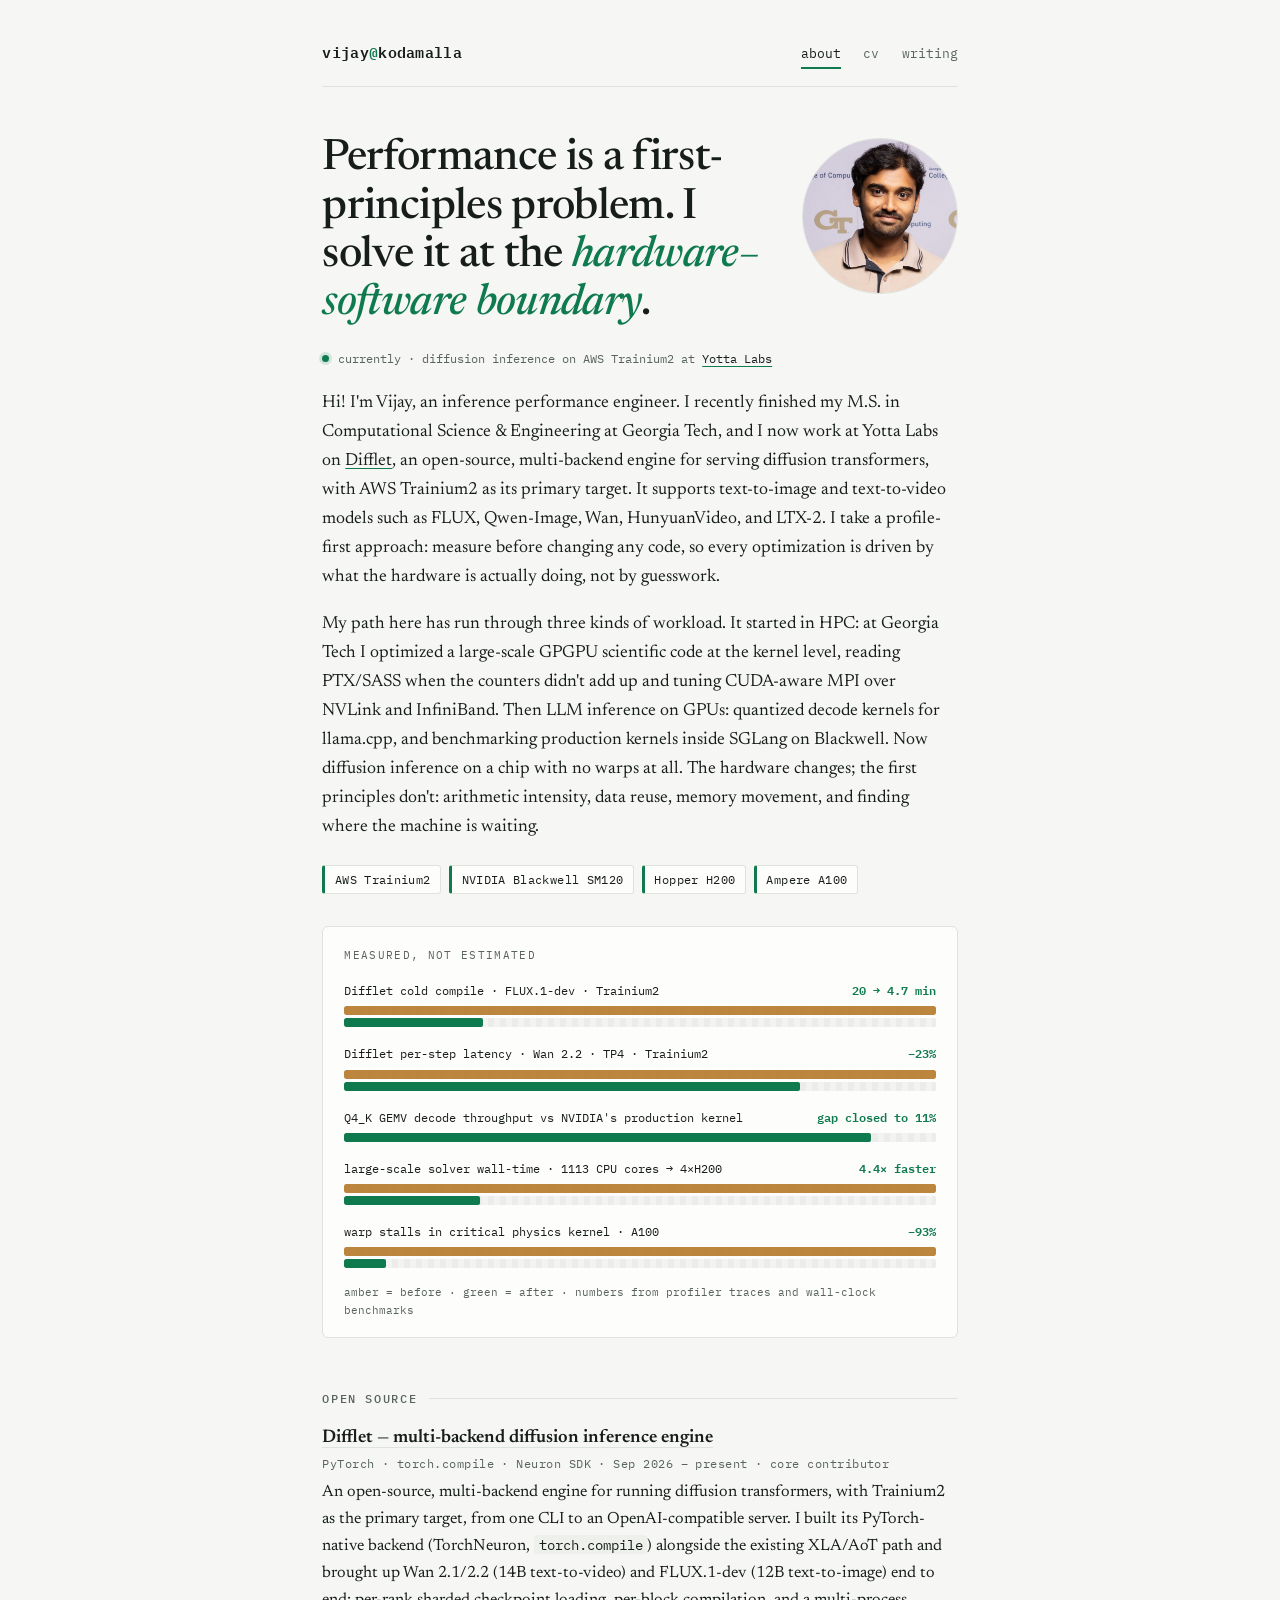
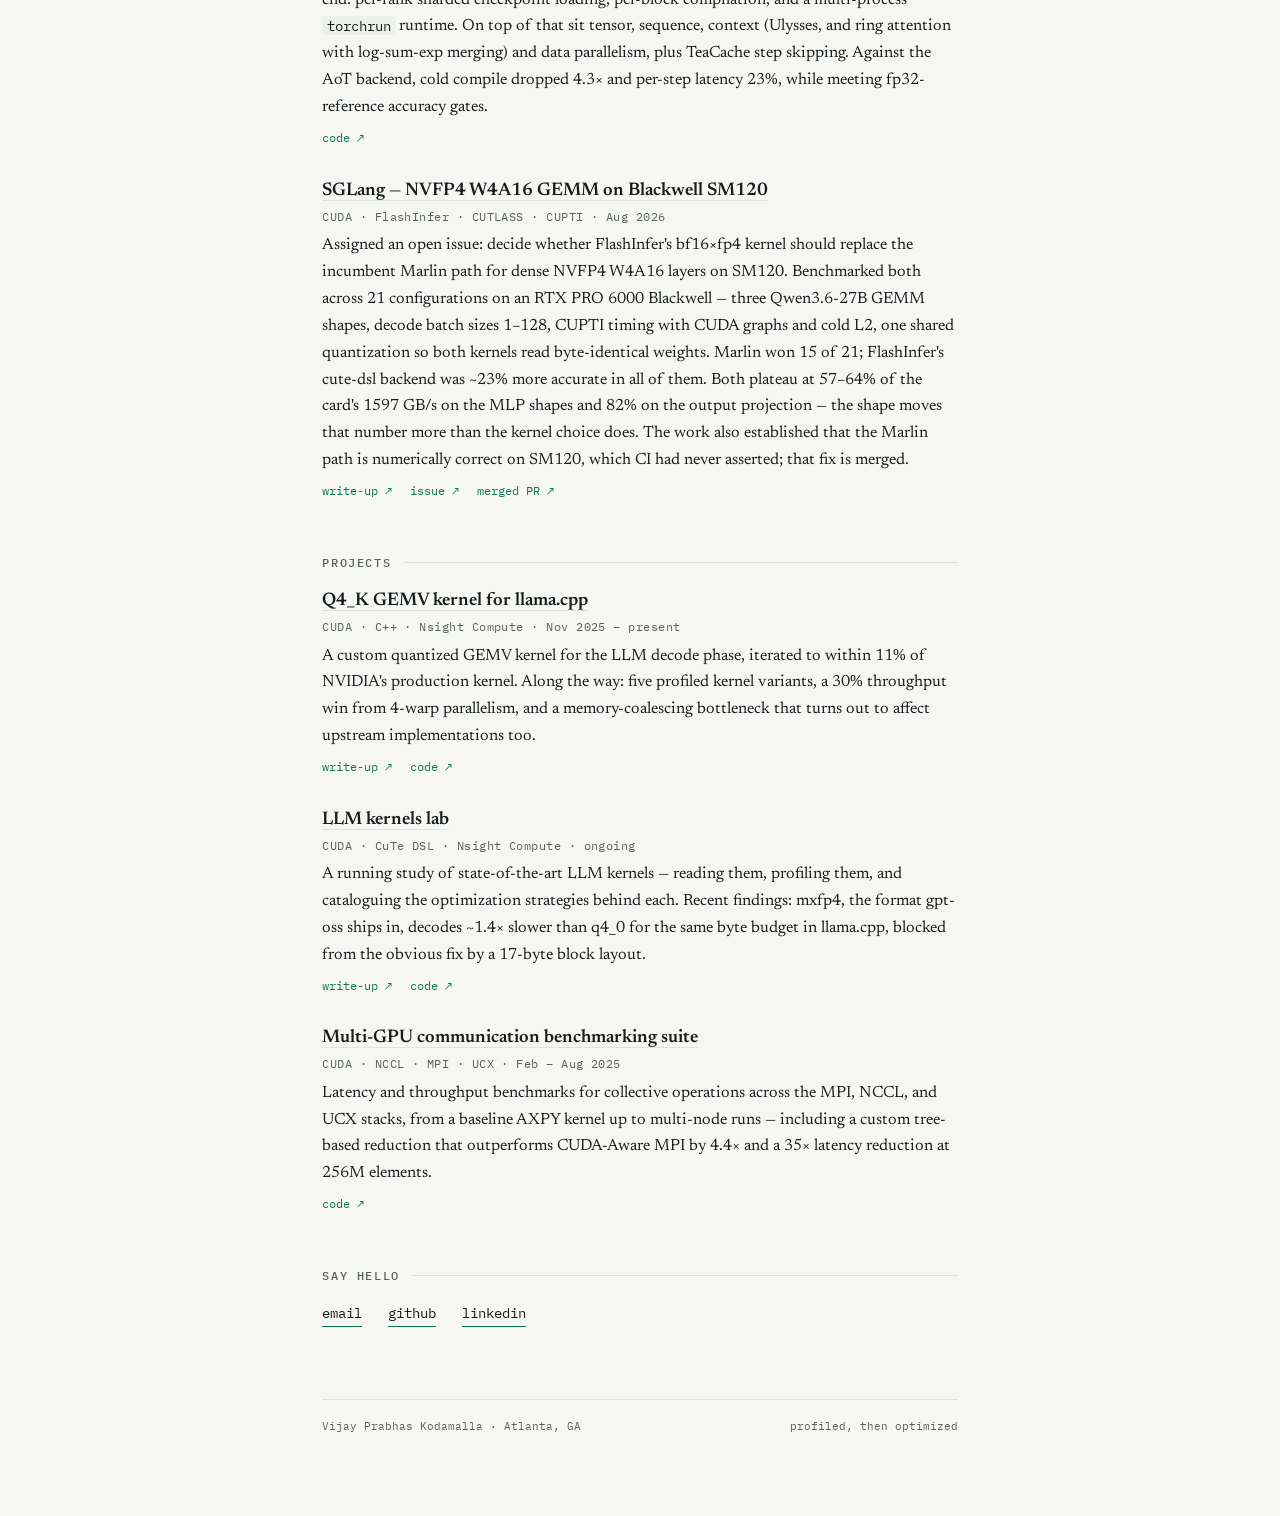
<file: index.html>
<!DOCTYPE html>
<html lang="en">
<head>
<meta charset="utf-8">
<meta name="viewport" content="width=device-width, initial-scale=1.0">
<title>Vijay Kodamalla — Inference Performance Engineering</title>
<meta name="description" content="Vijay Kodamalla — inference performance engineer working across silicon: kernels and runtimes for LLMs and diffusion models on NVIDIA GPUs and AWS Trainium2.">
<link rel="preconnect" href="https://fonts.googleapis.com">
<link rel="preconnect" href="https://fonts.gstatic.com" crossorigin>
<link href="https://fonts.googleapis.com/css2?family=Newsreader:ital,opsz,wght@0,6..72,400;0,6..72,500;0,6..72,600;1,6..72,400;1,6..72,500&family=IBM+Plex+Mono:wght@400;500;600&display=swap" rel="stylesheet">
<link rel="stylesheet" href="styles.css">
</head>
<body>
<div class="page">

<header class="site">
  <a class="wordmark" href="index.html">vijay<span>@</span>kodamalla</a>
  <nav class="site-nav" aria-label="Site">
    <a href="index.html" aria-current="page">about</a>
    <a href="cv.html">cv</a>
    <a href="writing.html">writing</a>
  </nav>
</header>

<main>
  <img class="portrait" src="photo.jpg" alt="Vijay Kodamalla" width="156" height="156">

  <h1>Performance is a first-principles problem. I solve it at the <em>hardware–software boundary</em>.</h1>

  <p class="now"><span class="now-dot" aria-hidden="true"></span><span>currently · diffusion inference on AWS Trainium2 at <a href="https://www.yottalabs.ai/">Yotta Labs</a></span></p>

  <p>Hi! I'm Vijay, an inference performance engineer. I recently finished my M.S. in Computational Science &amp; Engineering at Georgia Tech, and I now work at Yotta Labs on <a href="https://github.com/ai-decentralized/Difflet">Difflet</a>, an open-source, multi-backend engine for serving diffusion transformers, with AWS Trainium2 as its primary target. It supports text-to-image and text-to-video models such as FLUX, Qwen-Image, Wan, HunyuanVideo, and LTX-2. I take a profile-first approach: measure before changing any code, so every optimization is driven by what the hardware is actually doing, not by guesswork.</p>

  <p>My path here has run through three kinds of workload. It started in HPC: at Georgia Tech I optimized a large-scale GPGPU scientific code at the kernel level, reading PTX/SASS when the counters didn't add up and tuning CUDA-aware MPI over NVLink and InfiniBand. Then LLM inference on GPUs: quantized decode kernels for llama.cpp, and benchmarking production kernels inside SGLang on Blackwell. Now diffusion inference on a chip with no warps at all. The hardware changes; the first principles don't: arithmetic intensity, data reuse, memory movement, and finding where the machine is waiting.</p>

  <ul class="silicon" aria-label="Hardware I have worked on">
    <li>AWS Trainium2</li>
    <li>NVIDIA Blackwell SM120</li>
    <li>Hopper H200</li>
    <li>Ampere A100</li>
  </ul>

  <div class="measured" aria-label="Selected measured results">
    <div class="measured-caption">measured, not estimated</div>

    <div class="metric">
      <div class="metric-label">
        <span>Difflet cold compile · FLUX.1-dev · Trainium2</span>
        <span class="value">20 → 4.7 min</span>
      </div>
      <div class="track"><div class="bar before" style="--w:100%"></div></div>
      <div class="track" style="margin-top:3px"><div class="bar" style="--w:23.5%; animation-delay:.15s"></div></div>
    </div>

    <div class="metric">
      <div class="metric-label">
        <span>Difflet per-step latency · Wan 2.2 · TP4 · Trainium2</span>
        <span class="value">−23%</span>
      </div>
      <div class="track"><div class="bar before" style="--w:100%; animation-delay:.15s"></div></div>
      <div class="track" style="margin-top:3px"><div class="bar" style="--w:77%; animation-delay:.3s"></div></div>
    </div>

    <div class="metric">
      <div class="metric-label">
        <span>Q4_K GEMV decode throughput vs NVIDIA's production kernel</span>
        <span class="value">gap closed to 11%</span>
      </div>
      <div class="track"><div class="bar" style="--w:89%; animation-delay:.45s"></div></div>
    </div>

    <div class="metric">
      <div class="metric-label">
        <span>large-scale solver wall-time · 1113 CPU cores → 4×H200</span>
        <span class="value">4.4× faster</span>
      </div>
      <div class="track"><div class="bar before" style="--w:100%; animation-delay:.45s"></div></div>
      <div class="track" style="margin-top:3px"><div class="bar" style="--w:23%; animation-delay:.6s"></div></div>
    </div>

    <div class="metric">
      <div class="metric-label">
        <span>warp stalls in critical physics kernel · A100</span>
        <span class="value">−93%</span>
      </div>
      <div class="track"><div class="bar before" style="--w:100%; animation-delay:.6s"></div></div>
      <div class="track" style="margin-top:3px"><div class="bar" style="--w:7%; animation-delay:.75s"></div></div>
    </div>

    <div class="measured-footnote">amber = before · green = after · numbers from profiler traces and wall-clock benchmarks</div>
  </div>

  <h2 class="eyebrow">Open source</h2>

  <div class="item">
    <h3><a href="https://github.com/ai-decentralized/Difflet">Difflet — multi-backend diffusion inference engine</a></h3>
    <div class="meta">PyTorch · torch.compile · Neuron SDK · Sep 2026 – present · core contributor</div>
    <p>An open-source, multi-backend engine for running diffusion transformers, with Trainium2 as the primary target, from one CLI to an OpenAI-compatible server. I built its PyTorch-native backend (TorchNeuron, <code>torch.compile</code>) alongside the existing XLA/AoT path and brought up Wan 2.1/2.2 (14B text-to-video) and FLUX.1-dev (12B text-to-image) end to end: per-rank sharded checkpoint loading, per-block compilation, and a multi-process <code>torchrun</code> runtime. On top of that sit tensor, sequence, context (Ulysses, and ring attention with log-sum-exp merging) and data parallelism, plus TeaCache step skipping. Against the AoT backend, cold compile dropped 4.3× and per-step latency 23%, while meeting fp32-reference accuracy gates.</p>
    <div class="links"><a href="https://github.com/ai-decentralized/Difflet">code ↗</a></div>
  </div>

  <div class="item">
    <h3><a href="https://github.com/sgl-project/sglang/issues/33711">SGLang — NVFP4 W4A16 GEMM on Blackwell SM120</a></h3>
    <div class="meta">CUDA · FlashInfer · CUTLASS · CUPTI · Aug 2026</div>
    <p>Assigned an open issue: decide whether FlashInfer's bf16×fp4 kernel should replace the incumbent Marlin path for dense NVFP4 W4A16 layers on SM120. Benchmarked both across 21 configurations on an RTX PRO 6000 Blackwell — three Qwen3.6-27B GEMM shapes, decode batch sizes 1–128, CUPTI timing with CUDA graphs and cold L2, one shared quantization so both kernels read byte-identical weights. Marlin won 15 of 21; FlashInfer's cute-dsl backend was ~23% more accurate in all of them. Both plateau at 57–64% of the card's 1597 GB/s on the MLP shapes and 82% on the output projection — the shape moves that number more than the kernel choice does. The work also established that the Marlin path is numerically correct on SM120, which CI had never asserted; that fix is merged.</p>
    <div class="links"><a href="writing/sglang-nvfp4-w4a16-sm120.html">write-up ↗</a><a href="https://github.com/sgl-project/sglang/issues/33711">issue ↗</a><a href="https://github.com/sgl-project/sglang/pull/34327">merged PR ↗</a></div>
  </div>

  <h2 class="eyebrow">Projects</h2>

<div class="item">
  <h3><a href="https://vijay-kodamalla.github.io/gemv-q4_k-optimization/">Q4_K GEMV kernel for llama.cpp</a></h3>
  <div class="meta">CUDA · C++ · Nsight Compute · Nov 2025 – present</div>
  <p>A custom quantized GEMV kernel for the LLM decode phase, iterated to within 11% of NVIDIA's production kernel. Along the way: five profiled kernel variants, a 30% throughput win from 4-warp parallelism, and a memory-coalescing bottleneck that turns out to affect upstream implementations too.</p>
  <div class="links"><a href="https://vijay-kodamalla.github.io/gemv-q4_k-optimization/">write-up ↗</a><a href="https://github.com/vijay-kodamalla/gemv-q4_k-optimization">code ↗</a></div>
</div>

<div class="item">
  <h3><a href="https://github.com/vijay-kodamalla/LLM-kernels-Lab">LLM kernels lab</a></h3>
  <div class="meta">CUDA · CuTe DSL · Nsight Compute · ongoing</div>
  <p>A running study of state-of-the-art LLM kernels — reading them, profiling them, and cataloguing the optimization strategies behind each. Recent findings: mxfp4, the format gpt-oss ships in, decodes ~1.4× slower than q4_0 for the same byte budget in llama.cpp, blocked from the obvious fix by a 17-byte block layout.</p>
  <div class="links"><a href="writing/llamacpp-quant-kernels-decode.html">write-up ↗</a><a href="https://github.com/vijay-kodamalla/LLM-kernels-Lab">code ↗</a></div>
</div>

<div class="item">
  <h3><a href="https://github.com/vijay-kodamalla/multi_gpu_comm_suite">Multi-GPU communication benchmarking suite</a></h3>
  <div class="meta">CUDA · NCCL · MPI · UCX · Feb – Aug 2025</div>
  <p>Latency and throughput benchmarks for collective operations across the MPI, NCCL, and UCX stacks, from a baseline AXPY kernel up to multi-node runs — including a custom tree-based reduction that outperforms CUDA-Aware MPI by 4.4× and a 35× latency reduction at 256M elements.</p>
  <div class="links"><a href="https://github.com/vijay-kodamalla/multi_gpu_comm_suite">code ↗</a></div>
</div>

  <h2 class="eyebrow">Say hello</h2>
  <div class="hello">
    <a href="mailto:PrabhaKodamalla@gmail.com">email</a>
    <a href="https://github.com/vijay-kodamalla">github</a>
    <a href="https://linkedin.com/in/vijaykodamalla">linkedin</a>
  </div>
</main>

<footer class="site">
  <span>Vijay Prabhas Kodamalla · Atlanta, GA</span>
  <span>profiled, then optimized</span>
</footer>

</div>
</body>
</html>
</file>
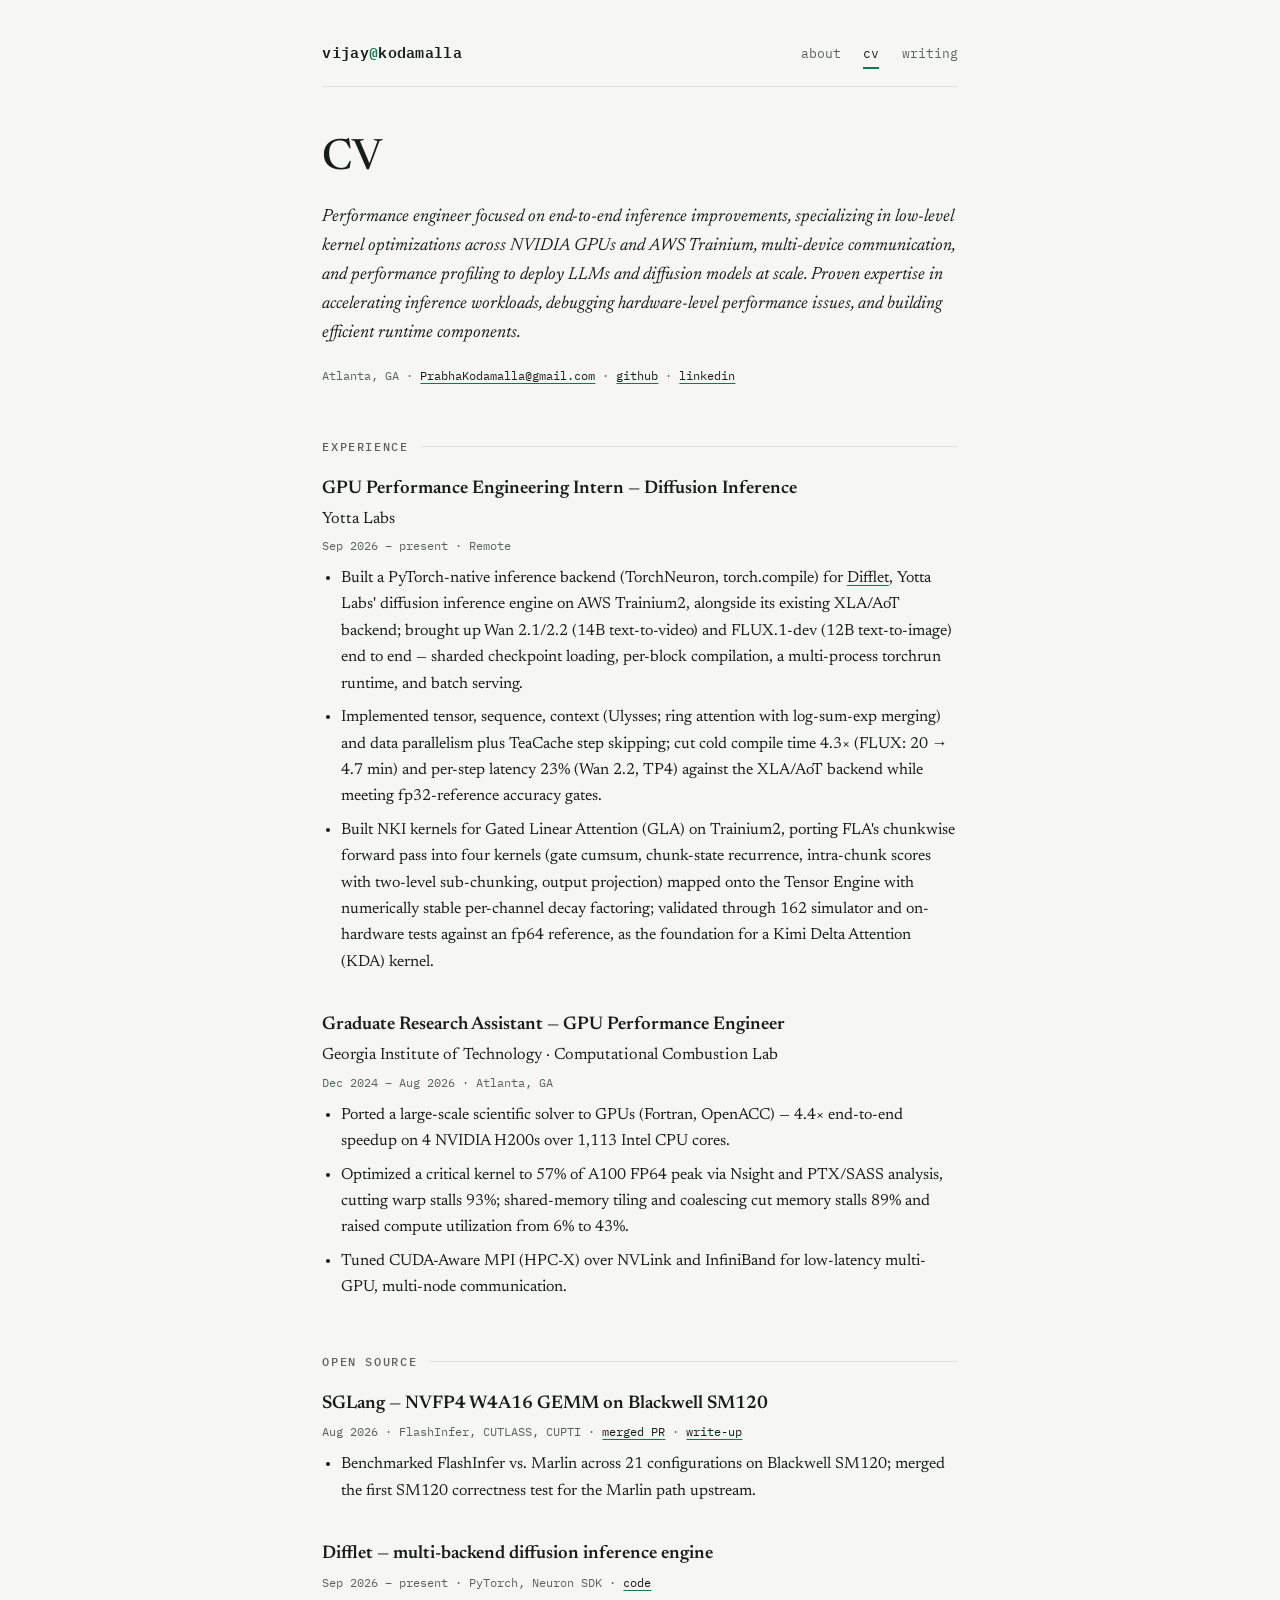
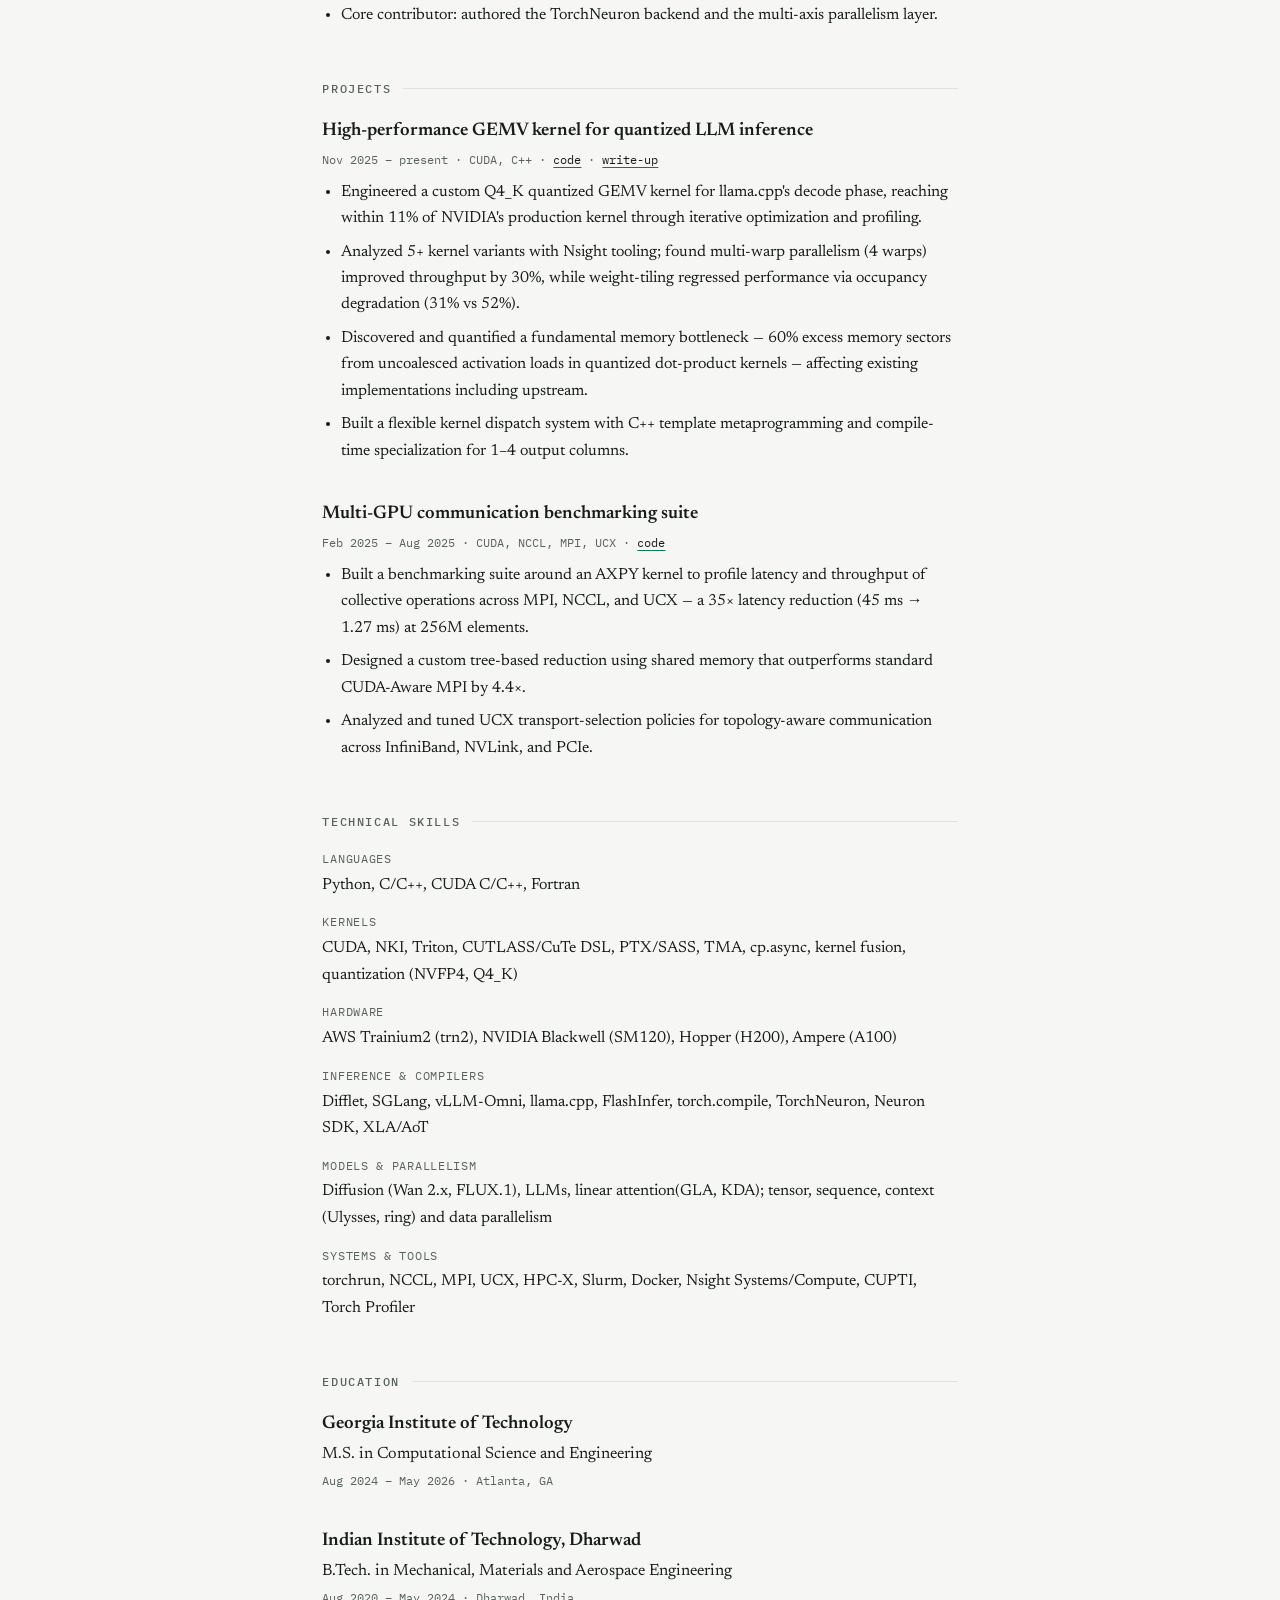
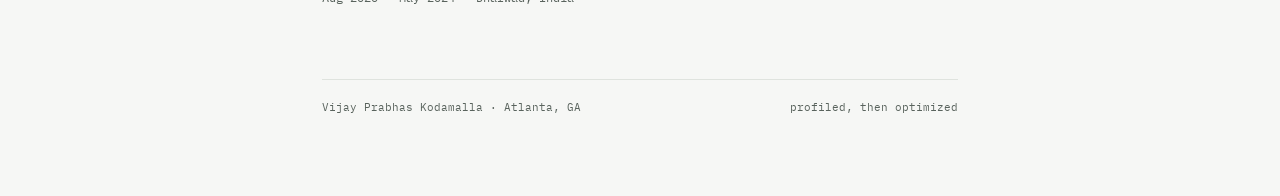
<file: cv.html>
<!DOCTYPE html>
<html lang="en">
<head>
<meta charset="utf-8">
<meta name="viewport" content="width=device-width, initial-scale=1.0">
<title>CV — Vijay Kodamalla</title>
<meta name="description" content="CV of Vijay Kodamalla — inference performance engineering across NVIDIA GPUs and AWS Trainium2: kernels, distributed inference runtimes, and profiling for LLMs and diffusion models.">
<link rel="preconnect" href="https://fonts.googleapis.com">
<link rel="preconnect" href="https://fonts.gstatic.com" crossorigin>
<link href="https://fonts.googleapis.com/css2?family=Newsreader:ital,opsz,wght@0,6..72,400;0,6..72,500;0,6..72,600;1,6..72,400;1,6..72,500&family=IBM+Plex+Mono:wght@400;500;600&display=swap" rel="stylesheet">
<link rel="stylesheet" href="styles.css">
</head>
<body>
<div class="page">

<header class="site">
  <a class="wordmark" href="index.html">vijay<span>@</span>kodamalla</a>
  <nav class="site-nav" aria-label="Site">
    <a href="index.html">about</a>
    <a href="cv.html" aria-current="page">cv</a>
    <a href="writing.html">writing</a>
  </nav>
</header>

<main>
  <h1>CV</h1>

  <p><em>Performance engineer focused on end-to-end inference improvements, specializing in low-level kernel optimizations across NVIDIA GPUs and AWS Trainium, multi-device communication, and performance profiling to deploy LLMs and diffusion models at scale. Proven expertise in accelerating inference workloads, debugging hardware-level performance issues, and building efficient runtime components.</em></p>

  <p class="muted" style="font-family: var(--mono); font-size: 0.78rem;">Atlanta, GA · <a href="mailto:PrabhaKodamalla@gmail.com">PrabhaKodamalla@gmail.com</a> · <a href="https://github.com/vijay-kodamalla">github</a> · <a href="https://linkedin.com/in/vijaykodamalla">linkedin</a></p>

  <h2 class="eyebrow">Experience</h2>

  <div class="cv-entry">
    <h3>GPU Performance Engineering Intern — Diffusion Inference</h3>
    <p class="org">Yotta Labs</p>
    <p class="when">Sep 2026 – present · Remote</p>
    <ul>
      <li>Built a PyTorch-native inference backend (TorchNeuron, torch.compile) for <a href="https://github.com/ai-decentralized/Difflet">Difflet</a>, Yotta Labs' diffusion inference engine on AWS Trainium2, alongside its existing XLA/AoT backend; brought up Wan 2.1/2.2 (14B text-to-video) and FLUX.1-dev (12B text-to-image) end to end — sharded checkpoint loading, per-block compilation, a multi-process torchrun runtime, and batch serving.</li>
      <li>Implemented tensor, sequence, context (Ulysses; ring attention with log-sum-exp merging) and data parallelism plus TeaCache step skipping; cut cold compile time 4.3× (FLUX: 20 → 4.7 min) and per-step latency 23% (Wan 2.2, TP4) against the XLA/AoT backend while meeting fp32-reference accuracy gates.</li>
      <li>Built NKI kernels for Gated Linear Attention (GLA) on Trainium2, porting FLA's chunkwise forward pass into four kernels (gate cumsum, chunk-state recurrence, intra-chunk scores with two-level sub-chunking, output projection) mapped onto the Tensor Engine with numerically stable per-channel decay factoring; validated through 162 simulator and on-hardware tests against an fp64 reference, as the foundation for a Kimi Delta Attention (KDA) kernel.</li>   
    </ul>
  </div>

  <div class="cv-entry">
    <h3>Graduate Research Assistant — GPU Performance Engineer</h3>
    <p class="org">Georgia Institute of Technology · Computational Combustion Lab</p>
    <p class="when">Dec 2024 – Aug 2026 · Atlanta, GA</p>
    <ul>
      <li>Ported a large-scale scientific solver to GPUs (Fortran, OpenACC) — 4.4× end-to-end speedup on 4 NVIDIA H200s over 1,113 Intel CPU cores.</li>
      <li>Optimized a critical kernel to 57% of A100 FP64 peak via Nsight and PTX/SASS analysis, cutting warp stalls 93%; shared-memory tiling and coalescing cut memory stalls 89% and raised compute utilization from 6% to 43%.</li>
      <li>Tuned CUDA-Aware MPI (HPC-X) over NVLink and InfiniBand for low-latency multi-GPU, multi-node communication.</li>
    </ul>
  </div>

  <h2 class="eyebrow">Open source</h2>

  <div class="cv-entry">
    <h3>SGLang — NVFP4 W4A16 GEMM on Blackwell SM120</h3>
    <p class="when">Aug 2026 · FlashInfer, CUTLASS, CUPTI · <a href="https://github.com/sgl-project/sglang/pull/34327">merged PR</a> · <a href="writing/sglang-nvfp4-w4a16-sm120.html">write-up</a></p>
    <ul>
      <li>Benchmarked FlashInfer vs. Marlin across 21 configurations on Blackwell SM120; merged the first SM120 correctness test for the Marlin path upstream.</li>
    </ul>
  </div>

  <div class="cv-entry">
    <h3>Difflet — multi-backend diffusion inference engine</h3>
    <p class="when">Sep 2026 – present · PyTorch, Neuron SDK · <a href="https://github.com/ai-decentralized/Difflet">code</a></p>
    <ul>
      <li>Core contributor: authored the TorchNeuron backend and the multi-axis parallelism layer.</li>
    </ul>
  </div>

  <h2 class="eyebrow">Projects</h2>

  <div class="cv-entry">
    <h3>High-performance GEMV kernel for quantized LLM inference</h3>
    <p class="when">Nov 2025 – present · CUDA, C++ · <a href="https://github.com/vijay-kodamalla/gemv-q4_k-optimization">code</a> · <a href="https://vijay-kodamalla.github.io/gemv-q4_k-optimization/">write-up</a></p>
    <ul>
      <li>Engineered a custom Q4_K quantized GEMV kernel for llama.cpp's decode phase, reaching within 11% of NVIDIA's production kernel through iterative optimization and profiling.</li>
      <li>Analyzed 5+ kernel variants with Nsight tooling; found multi-warp parallelism (4 warps) improved throughput by 30%, while weight-tiling regressed performance via occupancy degradation (31% vs 52%).</li>
      <li>Discovered and quantified a fundamental memory bottleneck — 60% excess memory sectors from uncoalesced activation loads in quantized dot-product kernels — affecting existing implementations including upstream.</li>
      <li>Built a flexible kernel dispatch system with C++ template metaprogramming and compile-time specialization for 1–4 output columns.</li>
    </ul>
  </div>

  <div class="cv-entry">
    <h3>Multi-GPU communication benchmarking suite</h3>
    <p class="when">Feb 2025 – Aug 2025 · CUDA, NCCL, MPI, UCX · <a href="https://github.com/vijay-kodamalla/multi_gpu_comm_suite">code</a></p>
    <ul>
      <li>Built a benchmarking suite around an AXPY kernel to profile latency and throughput of collective operations across MPI, NCCL, and UCX — a 35× latency reduction (45 ms → 1.27 ms) at 256M elements.</li>
      <li>Designed a custom tree-based reduction using shared memory that outperforms standard CUDA-Aware MPI by 4.4×.</li>
      <li>Analyzed and tuned UCX transport-selection policies for topology-aware communication across InfiniBand, NVLink, and PCIe.</li>
    </ul>
  </div>

  <h2 class="eyebrow">Technical skills</h2>

  <dl class="skills">
    <dt>Languages</dt>
    <dd>Python, C/C++, CUDA C/C++, Fortran</dd>
    <dt>Kernels</dt>
    <dd>CUDA, NKI, Triton, CUTLASS/CuTe DSL, PTX/SASS, TMA, cp.async, kernel fusion, quantization (NVFP4, Q4_K)</dd>
    <dt>Hardware</dt>
    <dd>AWS Trainium2 (trn2), NVIDIA Blackwell (SM120), Hopper (H200), Ampere (A100)</dd>
    <dt>Inference &amp; compilers</dt>
    <dd>Difflet, SGLang, vLLM-Omni, llama.cpp, FlashInfer, torch.compile, TorchNeuron, Neuron SDK, XLA/AoT</dd>
    <dt>Models &amp; parallelism</dt>
    <dd>Diffusion (Wan 2.x, FLUX.1), LLMs, linear attention(GLA, KDA); tensor, sequence, context (Ulysses, ring) and data parallelism</dd>
    <dt>Systems &amp; tools</dt>
    <dd>torchrun, NCCL, MPI, UCX, HPC-X, Slurm, Docker, Nsight Systems/Compute, CUPTI, Torch Profiler</dd>
  </dl>

  <h2 class="eyebrow">Education</h2>

  <div class="cv-entry">
    <h3>Georgia Institute of Technology</h3>
    <p class="org">M.S. in Computational Science and Engineering</p>
    <p class="when">Aug 2024 – May 2026 · Atlanta, GA</p>
  </div>

  <div class="cv-entry">
    <h3>Indian Institute of Technology, Dharwad</h3>
    <p class="org">B.Tech. in Mechanical, Materials and Aerospace Engineering</p>
    <p class="when">Aug 2020 – May 2024 · Dharwad, India</p>
  </div>
</main>

<footer class="site">
  <span>Vijay Prabhas Kodamalla · Atlanta, GA</span>
  <span>profiled, then optimized</span>
</footer>

</div>
</body>
</html>
</file>
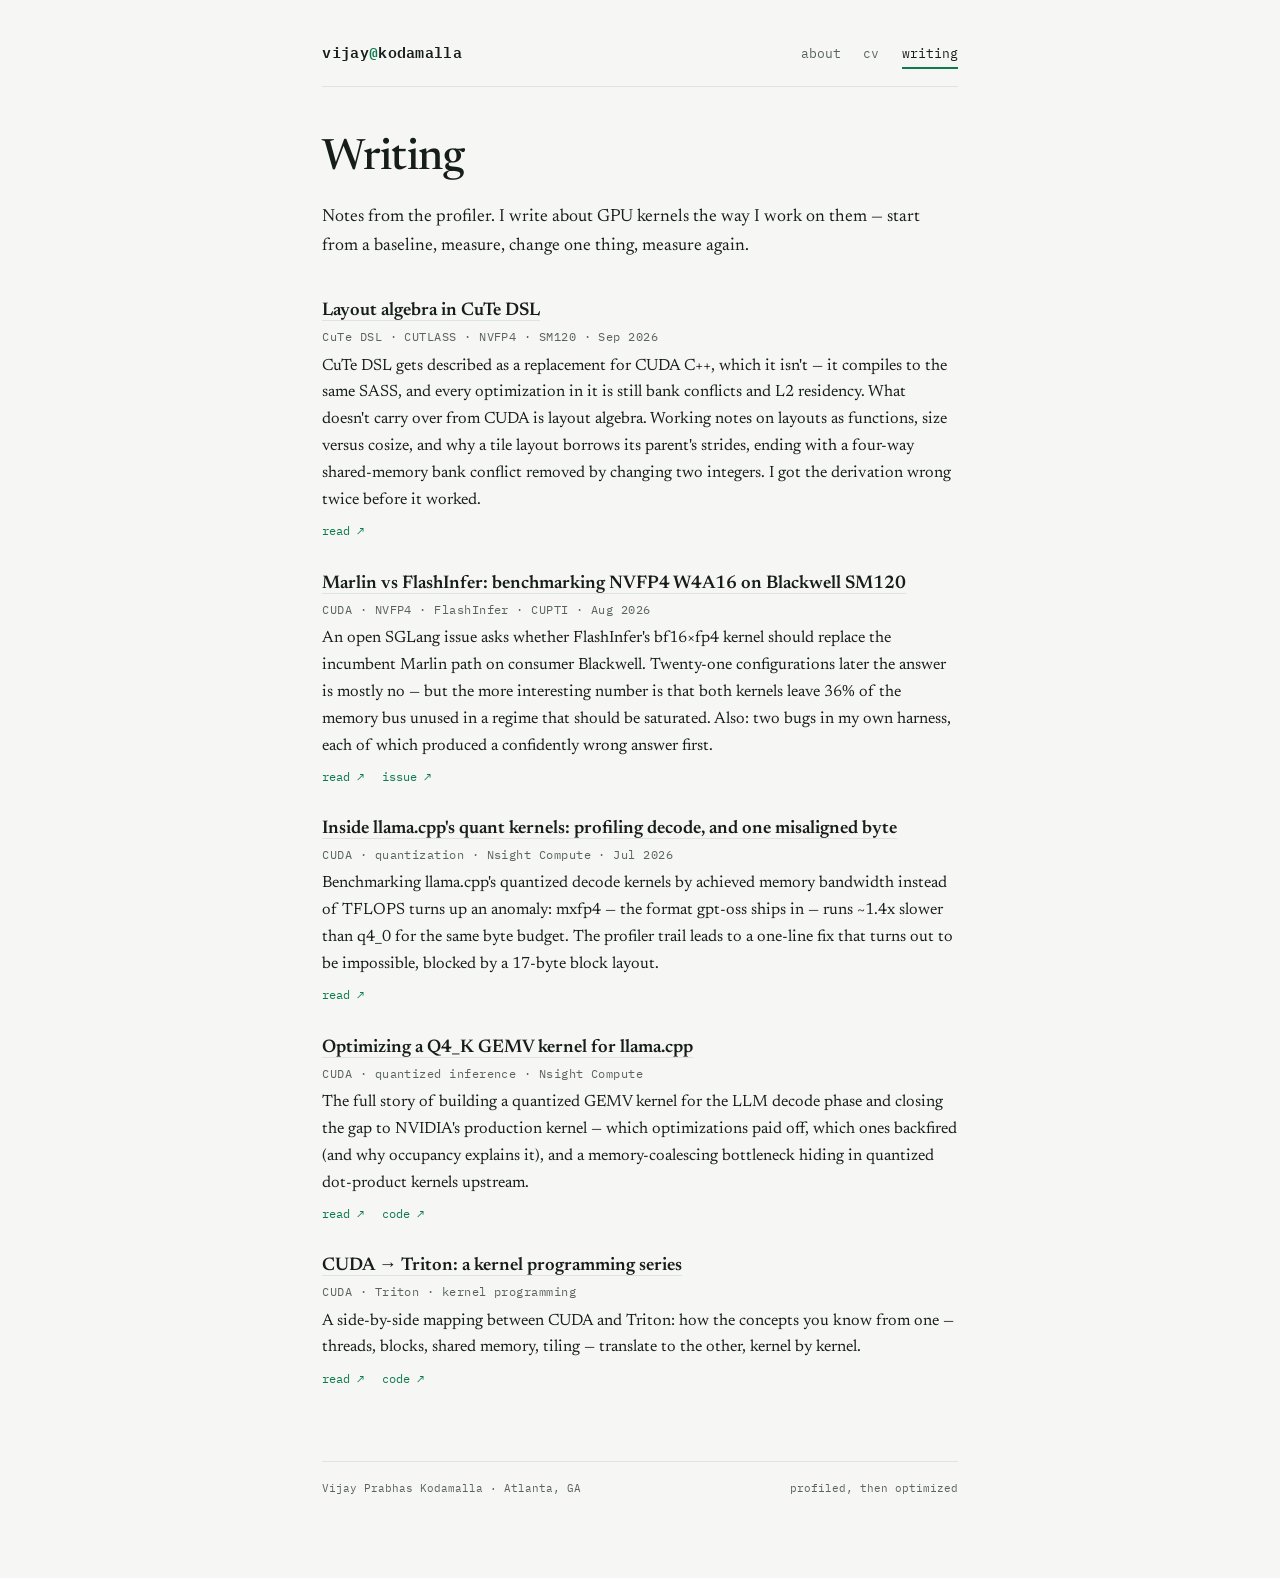
<file: writing.html>
<!DOCTYPE html>
<html lang="en">
<head>
<meta charset="utf-8">
<meta name="viewport" content="width=device-width, initial-scale=1.0">
<title>Writing — Vijay Kodamalla</title>
<meta name="description" content="Writing by Vijay Kodamalla on CUDA, Triton, and profile-driven GPU kernel optimization.">
<link rel="preconnect" href="https://fonts.googleapis.com">
<link rel="preconnect" href="https://fonts.gstatic.com" crossorigin>
<link href="https://fonts.googleapis.com/css2?family=Newsreader:ital,opsz,wght@0,6..72,400;0,6..72,500;0,6..72,600;1,6..72,400;1,6..72,500&family=IBM+Plex+Mono:wght@400;500;600&display=swap" rel="stylesheet">
<link rel="stylesheet" href="styles.css">
</head>
<body>
<div class="page">

<header class="site">
  <a class="wordmark" href="index.html">vijay<span>@</span>kodamalla</a>
  <nav class="site-nav" aria-label="Site">
    <a href="index.html">about</a>
    <a href="cv.html">cv</a>
    <a href="writing.html" aria-current="page">writing</a>
  </nav>
</header>

<main>
  <h1>Writing</h1>

  <p>Notes from the profiler. I write about GPU kernels the way I work on them — start from a baseline, measure, change one thing, measure again.</p>

    <div class="item" style="margin-top: 2.4rem;">
    <h3><a href="writing/cute-dsl-layout-algebra.html">Layout algebra in CuTe DSL</a></h3>
    <div class="meta">CuTe DSL · CUTLASS · NVFP4 · SM120 · Sep 2026</div>
    <p>CuTe DSL gets described as a replacement for CUDA C++, which it isn't — it compiles to the same SASS, and every optimization in it is still bank conflicts and L2 residency. What doesn't carry over from CUDA is layout algebra. Working notes on layouts as functions, size versus cosize, and why a tile layout borrows its parent's strides, ending with a four-way shared-memory bank conflict removed by changing two integers. I got the derivation wrong twice before it worked.</p>
    <div class="links"><a href="writing/cute-dsl-layout-algebra.html">read ↗</a></div>
  </div>

  <div class="item">
    <h3><a href="writing/sglang-nvfp4-w4a16-sm120.html">Marlin vs FlashInfer: benchmarking NVFP4 W4A16 on Blackwell SM120</a></h3>
    <div class="meta">CUDA · NVFP4 · FlashInfer · CUPTI · Aug 2026</div>
    <p>An open SGLang issue asks whether FlashInfer's bf16×fp4 kernel should replace the incumbent Marlin path on consumer Blackwell. Twenty-one configurations later the answer is mostly no — but the more interesting number is that both kernels leave 36% of the memory bus unused in a regime that should be saturated. Also: two bugs in my own harness, each of which produced a confidently wrong answer first.</p>
    <div class="links"><a href="writing/sglang-nvfp4-w4a16-sm120.html">read ↗</a><a href="https://github.com/sgl-project/sglang/issues/33711">issue ↗</a></div>
  </div>
  
  <div class="item">
    <h3><a href="writing/llamacpp-quant-kernels-decode.html">Inside llama.cpp's quant kernels: profiling decode, and one misaligned byte</a></h3>
    <div class="meta">CUDA · quantization · Nsight Compute · Jul 2026</div>
    <p>Benchmarking llama.cpp's quantized decode kernels by achieved memory bandwidth instead of TFLOPS turns up an anomaly: mxfp4 — the format gpt-oss ships in — runs ~1.4x slower than q4_0 for the same byte budget. The profiler trail leads to a one-line fix that turns out to be impossible, blocked by a 17-byte block layout.</p>
    <div class="links"><a href="writing/llamacpp-quant-kernels-decode.html">read ↗</a></div>
  </div>

  <div class="item">
    <h3><a href="https://vijay-kodamalla.github.io/gemv-q4_k-optimization/">Optimizing a Q4_K GEMV kernel for llama.cpp</a></h3>
    <div class="meta">CUDA · quantized inference · Nsight Compute</div>
    <p>The full story of building a quantized GEMV kernel for the LLM decode phase and closing the gap to NVIDIA's production kernel — which optimizations paid off, which ones backfired (and why occupancy explains it), and a memory-coalescing bottleneck hiding in quantized dot-product kernels upstream.</p>
    <div class="links"><a href="https://vijay-kodamalla.github.io/gemv-q4_k-optimization/">read ↗</a><a href="https://github.com/vijay-kodamalla/gemv-q4_k-optimization">code ↗</a></div>
  </div>

  <div class="item">
    <h3><a href="https://vijay-kodamalla.github.io/CUDAToTriton/">CUDA → Triton: a kernel programming series</a></h3>
    <div class="meta">CUDA · Triton · kernel programming</div>
    <p>A side-by-side mapping between CUDA and Triton: how the concepts you know from one — threads, blocks, shared memory, tiling — translate to the other, kernel by kernel.</p>
    <div class="links"><a href="https://vijay-kodamalla.github.io/CUDAToTriton/">read ↗</a><a href="https://github.com/vijay-kodamalla/CUDAToTriton">code ↗</a></div>
  </div>
</main>

<footer class="site">
  <span>Vijay Prabhas Kodamalla · Atlanta, GA</span>
  <span>profiled, then optimized</span>
</footer>

</div>
</body>
</html>
</file>
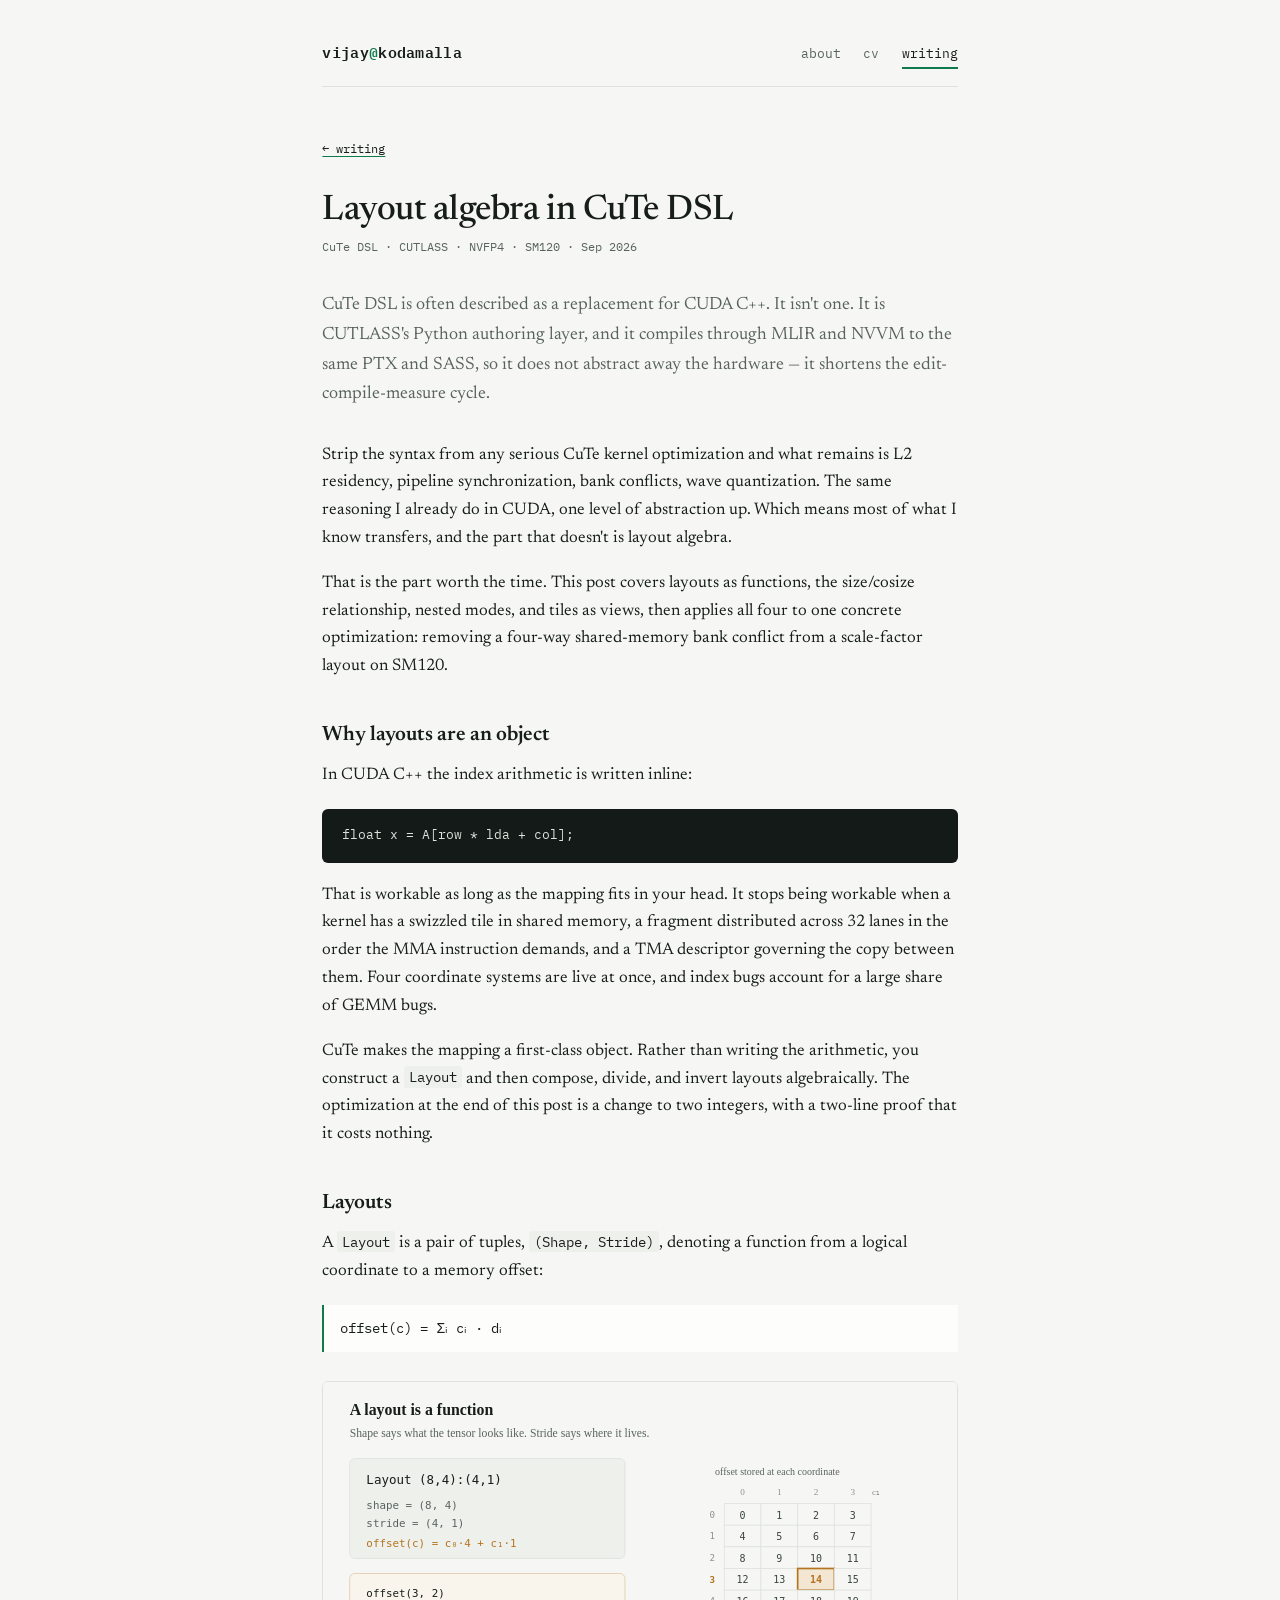
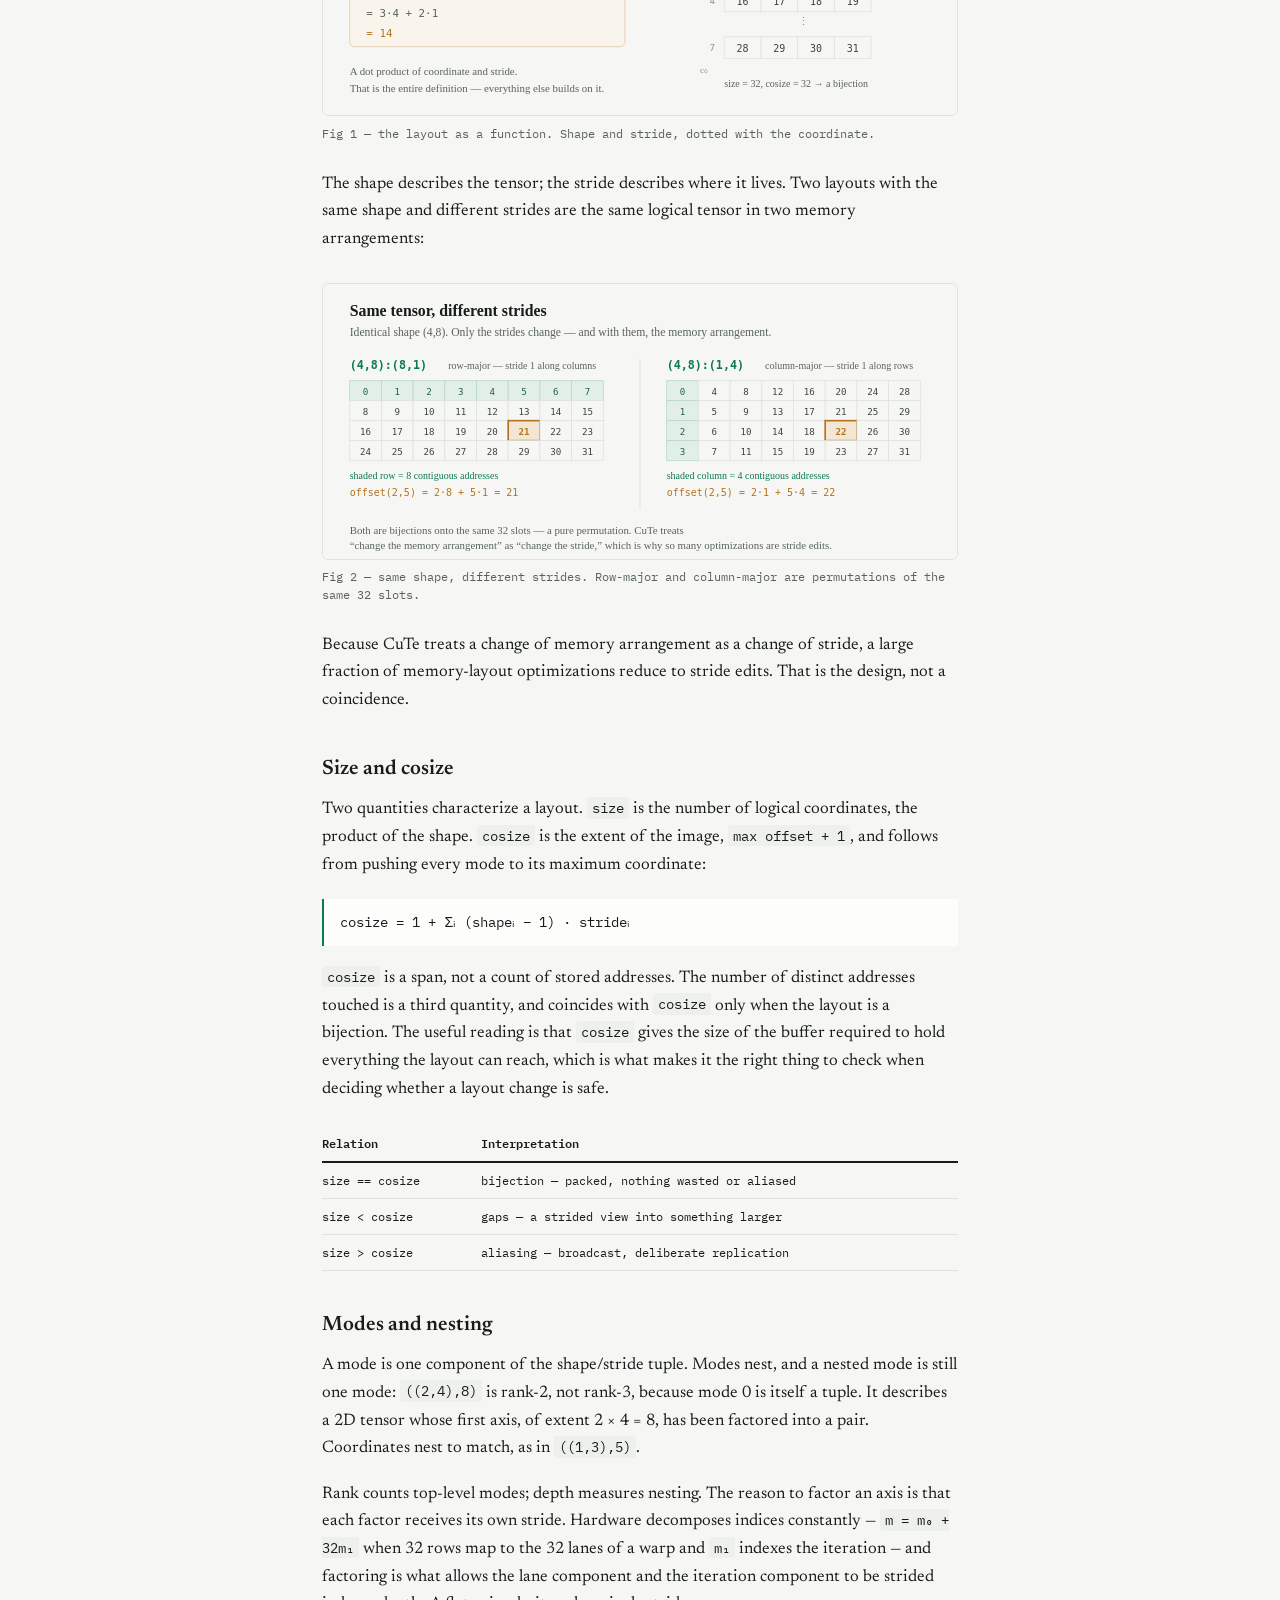
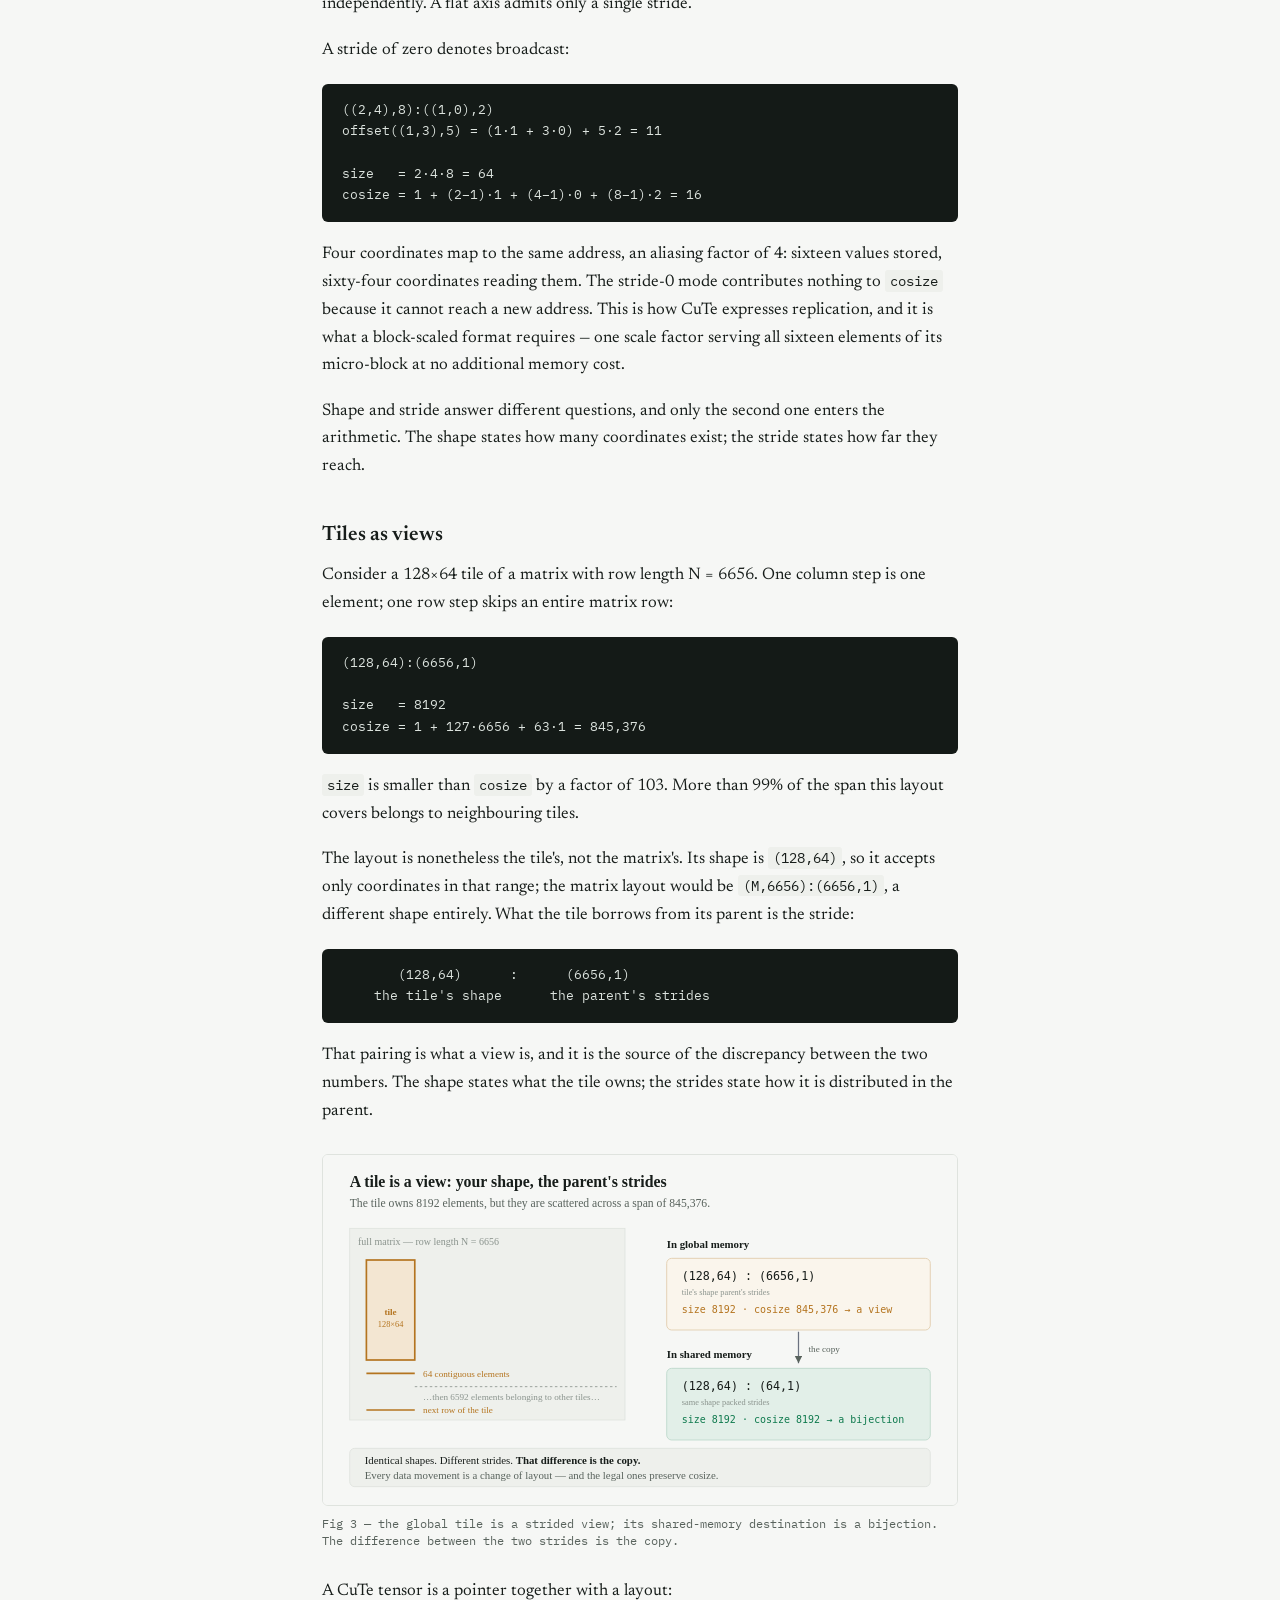
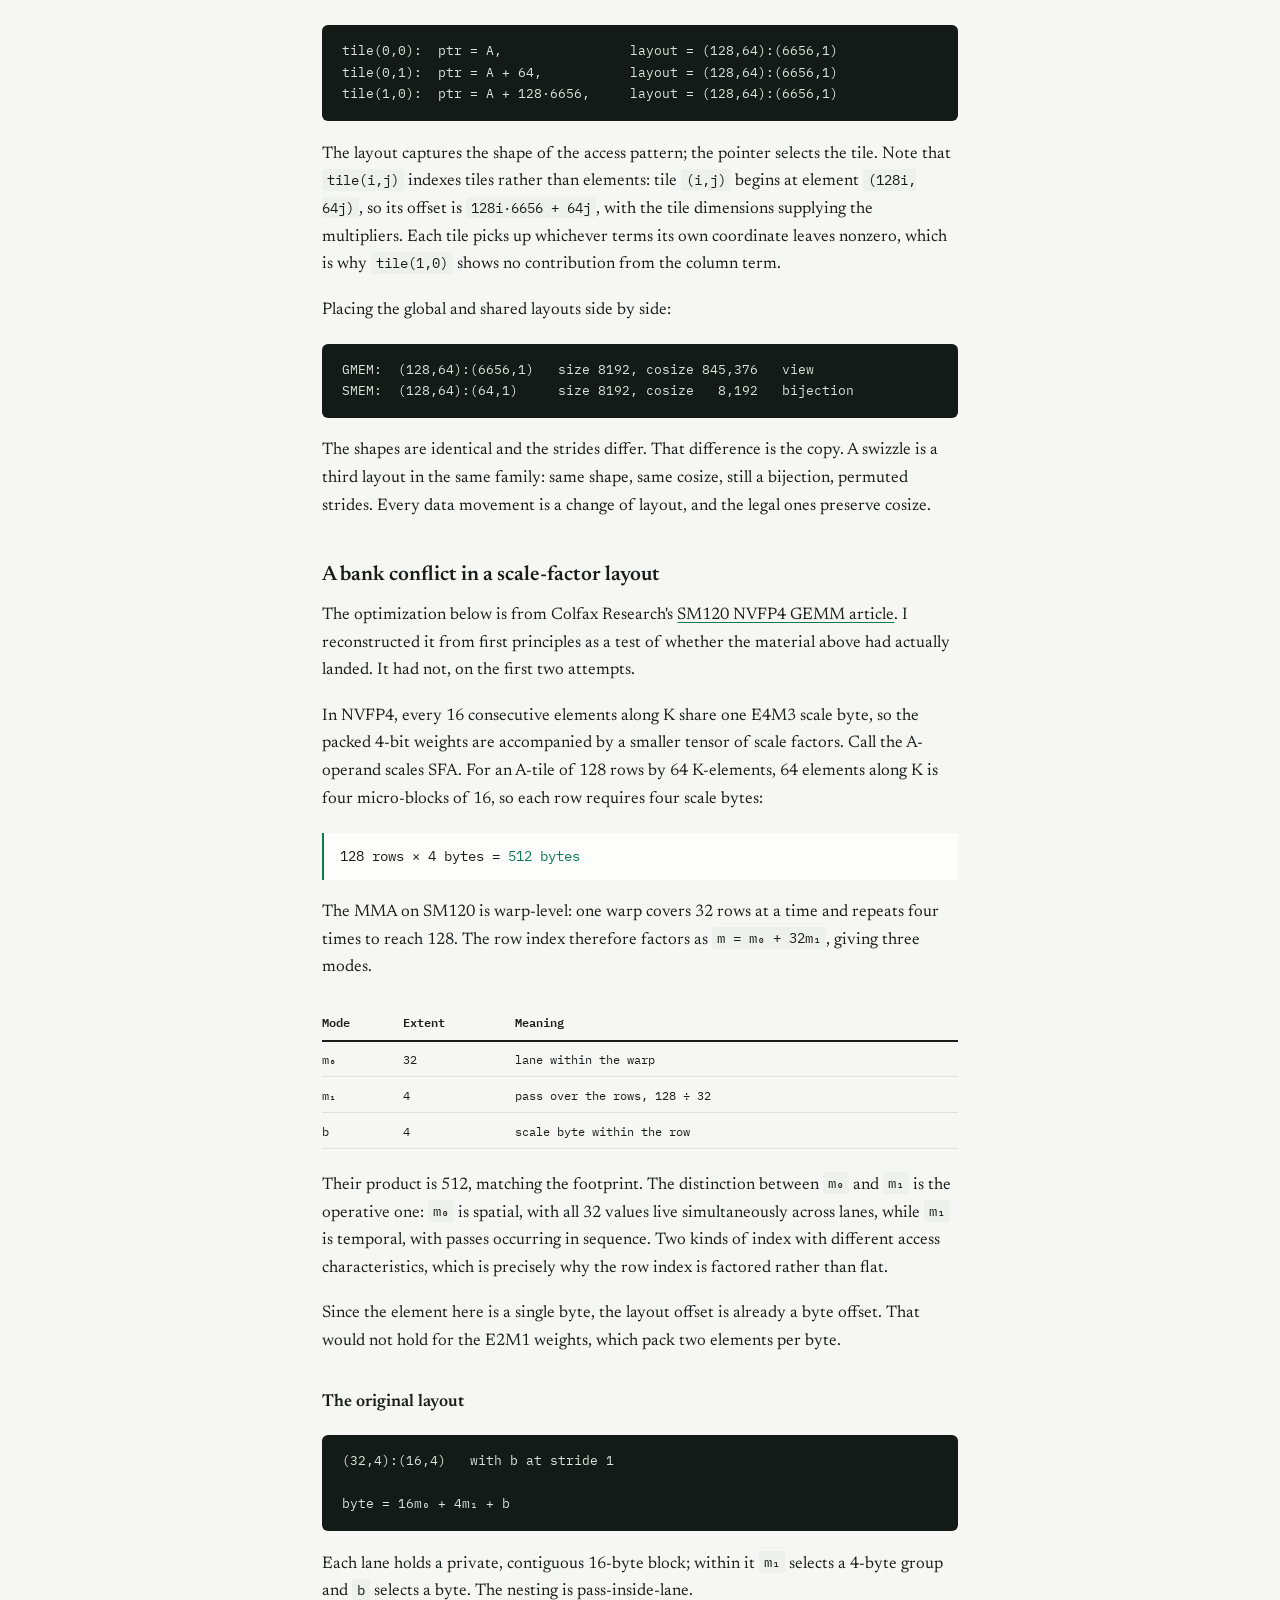
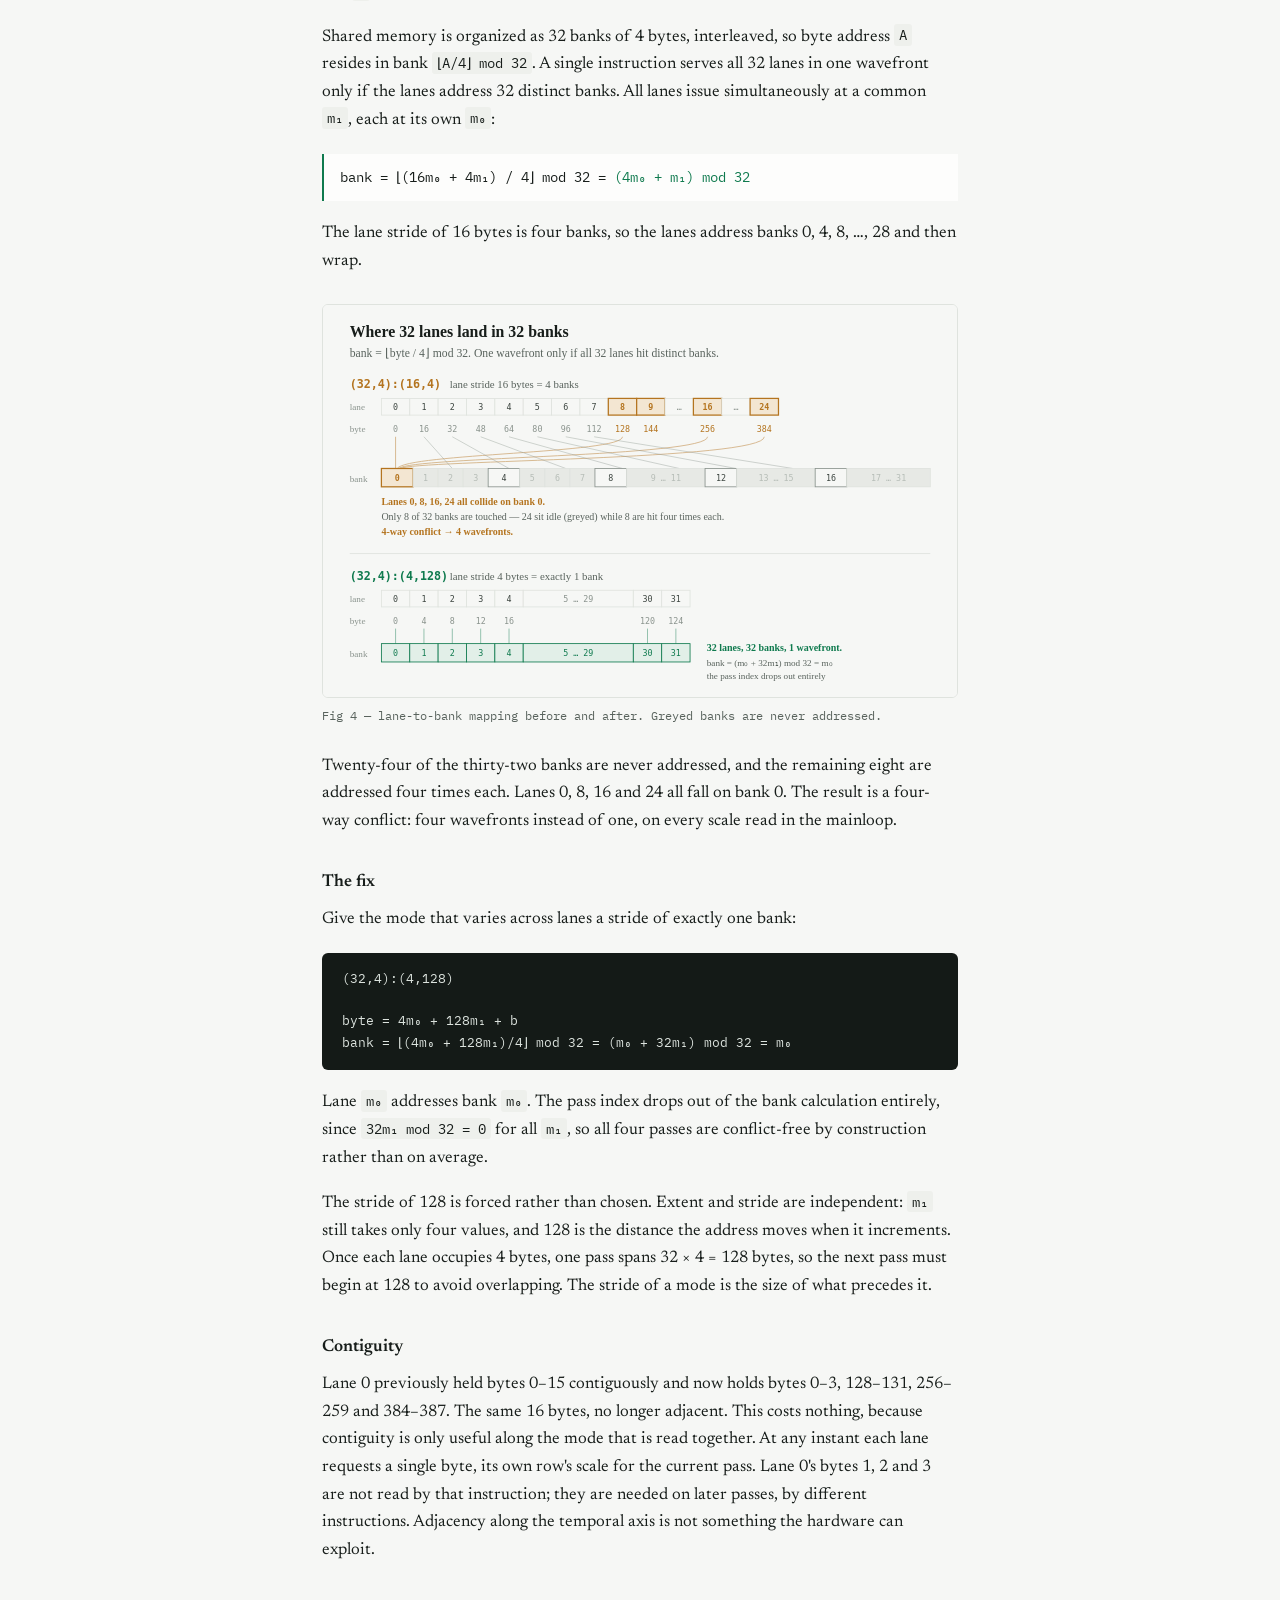
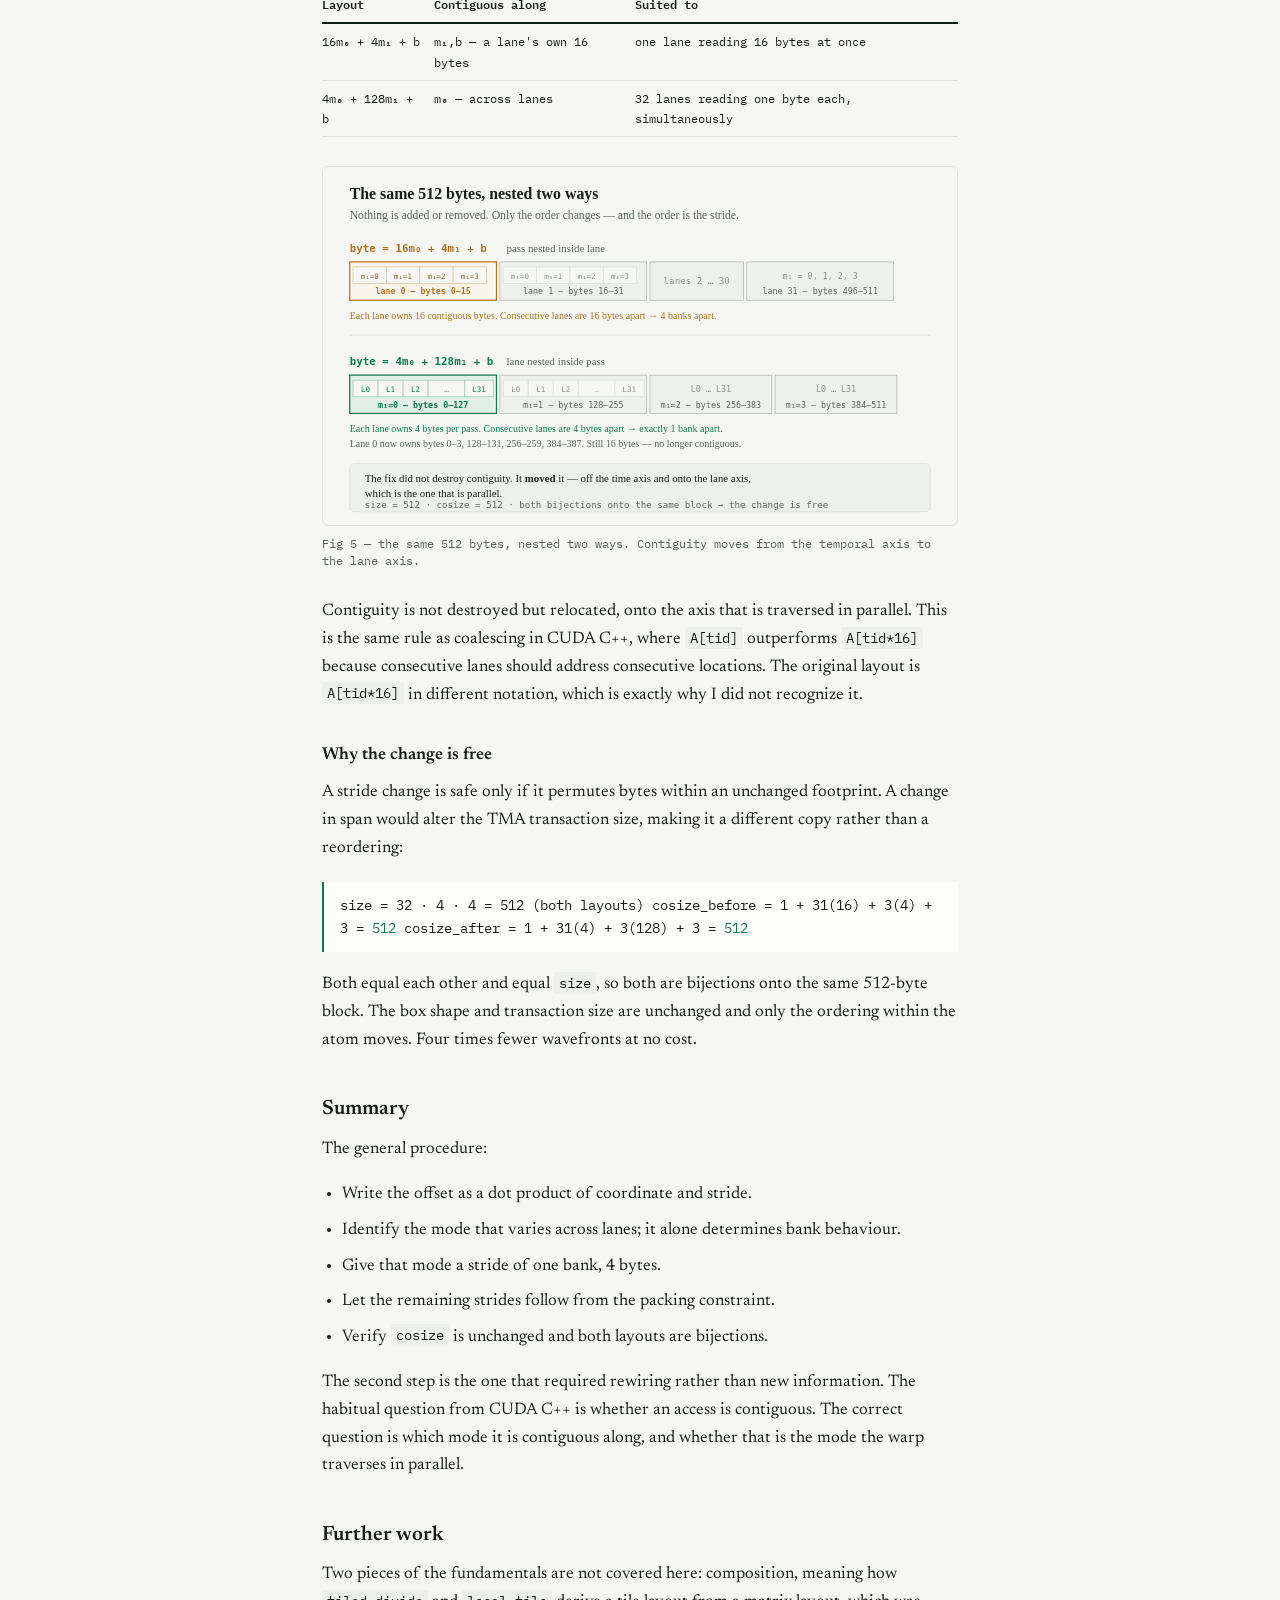
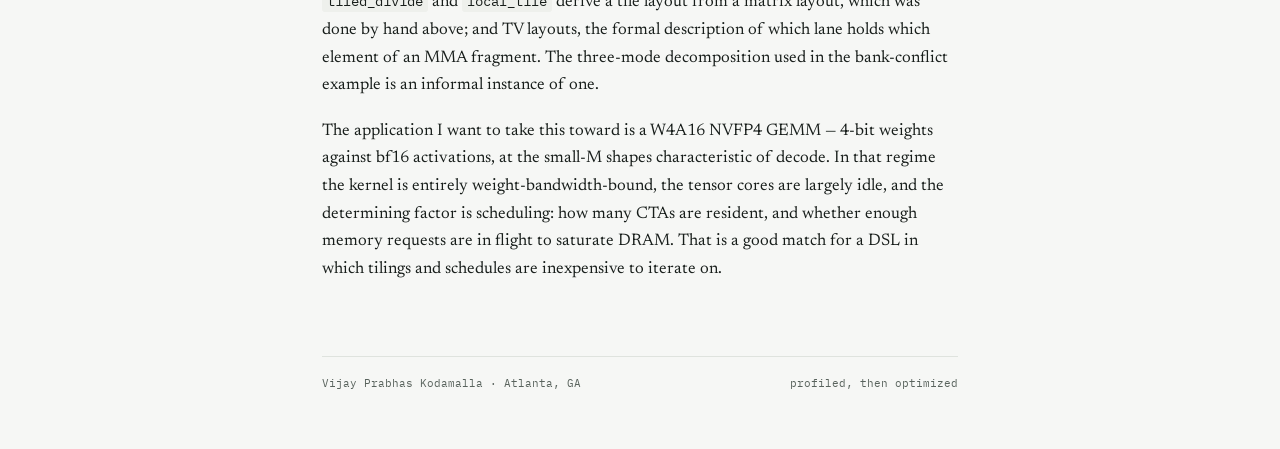
<file: writing/cute-dsl-layout-algebra.html>
<!DOCTYPE html>
<html lang="en">
<head>
<meta charset="utf-8">
<meta name="viewport" content="width=device-width, initial-scale=1.0">
<title>Layout algebra in CuTe DSL — Vijay Kodamalla</title>
<meta name="description" content="Layouts as functions, size and cosize, nested modes, and tiles as views — applied to removing a four-way shared-memory bank conflict from an NVFP4 scale-factor layout on SM120.">
<link rel="preconnect" href="https://fonts.googleapis.com">
<link rel="preconnect" href="https://fonts.gstatic.com" crossorigin>
<link href="https://fonts.googleapis.com/css2?family=Newsreader:ital,opsz,wght@0,6..72,400;0,6..72,500;0,6..72,600;1,6..72,400;1,6..72,500&family=IBM+Plex+Mono:wght@400;500;600&display=swap" rel="stylesheet">
<link rel="stylesheet" href="../styles.css">
</head>
<body>
<div class="page">

<header class="site">
  <a class="wordmark" href="../index.html">vijay<span>@</span>kodamalla</a>
  <nav class="site-nav" aria-label="Site">
    <a href="../index.html">about</a>
    <a href="../cv.html">cv</a>
    <a href="../writing.html" aria-current="page">writing</a>
  </nav>
</header>

<main>
<article class="post">

  <a class="back-link" href="../writing.html">← writing</a>

  <h1>Layout algebra in CuTe DSL</h1>
  <div class="post-meta">CuTe DSL · CUTLASS · NVFP4 · SM120 · Sep 2026</div>

  <p class="lede">CuTe DSL is often described as a replacement for CUDA C++. It isn't one. It is CUTLASS's Python authoring layer, and it compiles through MLIR and NVVM to the same PTX and SASS, so it does not abstract away the hardware — it shortens the edit-compile-measure cycle.</p>

  <p>Strip the syntax from any serious CuTe kernel optimization and what remains is L2 residency, pipeline synchronization, bank conflicts, wave quantization. The same reasoning I already do in CUDA, one level of abstraction up. Which means most of what I know transfers, and the part that doesn't is layout algebra.</p>

  <p>That is the part worth the time. This post covers layouts as functions, the size/cosize relationship, nested modes, and tiles as views, then applies all four to one concrete optimization: removing a four-way shared-memory bank conflict from a scale-factor layout on SM120.</p>

  <h2>Why layouts are an object</h2>

  <p>In CUDA C++ the index arithmetic is written inline:</p>

<pre><code>float x = A[row * lda + col];</code></pre>

  <p>That is workable as long as the mapping fits in your head. It stops being workable when a kernel has a swizzled tile in shared memory, a fragment distributed across 32 lanes in the order the MMA instruction demands, and a TMA descriptor governing the copy between them. Four coordinate systems are live at once, and index bugs account for a large share of GEMM bugs.</p>

  <p>CuTe makes the mapping a first-class object. Rather than writing the arithmetic, you construct a <code>Layout</code> and then compose, divide, and invert layouts algebraically. The optimization at the end of this post is a change to two integers, with a two-line proof that it costs nothing.</p>

  <h2>Layouts</h2>

  <p>A <code>Layout</code> is a pair of tuples, <code>(Shape, Stride)</code>, denoting a function from a logical coordinate to a memory offset:</p>

  <div class="eq">offset(c) = Σᵢ cᵢ · dᵢ</div>

  <figure>
    <img src="figures/fig1-layout-as-function.svg" alt="Layout (8,4):(4,1) shown as a dot product of coordinate and stride, with the resulting offsets filled into an 8x4 grid and coordinate (3,2) highlighted at offset 14.">
    <figcaption>Fig 1 — the layout as a function. Shape and stride, dotted with the coordinate.</figcaption>
  </figure>

  <p>The shape describes the tensor; the stride describes where it lives. Two layouts with the same shape and different strides are the same logical tensor in two memory arrangements:</p>

  <figure>
    <img src="figures/fig2-same-shape-different-strides.svg" alt="Shape (4,8) with strides (8,1) versus (1,4), showing row-major and column-major offset grids side by side.">
    <figcaption>Fig 2 — same shape, different strides. Row-major and column-major are permutations of the same 32 slots.</figcaption>
  </figure>

  <p>Because CuTe treats a change of memory arrangement as a change of stride, a large fraction of memory-layout optimizations reduce to stride edits. That is the design, not a coincidence.</p>

  <h2>Size and cosize</h2>

  <p>Two quantities characterize a layout. <code>size</code> is the number of logical coordinates, the product of the shape. <code>cosize</code> is the extent of the image, <code>max offset + 1</code>, and follows from pushing every mode to its maximum coordinate:</p>

  <div class="eq">cosize = 1 + Σᵢ (shapeᵢ − 1) · strideᵢ</div>

  <p><code>cosize</code> is a span, not a count of stored addresses. The number of distinct addresses touched is a third quantity, and coincides with <code>cosize</code> only when the layout is a bijection. The useful reading is that <code>cosize</code> gives the size of the buffer required to hold everything the layout can reach, which is what makes it the right thing to check when deciding whether a layout change is safe.</p>

  <table>
    <thead>
      <tr><th>Relation</th><th>Interpretation</th></tr>
    </thead>
    <tbody>
      <tr><td>size == cosize</td><td>bijection — packed, nothing wasted or aliased</td></tr>
      <tr><td>size &lt; cosize</td><td>gaps — a strided view into something larger</td></tr>
      <tr><td>size &gt; cosize</td><td>aliasing — broadcast, deliberate replication</td></tr>
    </tbody>
  </table>

  <h2>Modes and nesting</h2>

  <p>A mode is one component of the shape/stride tuple. Modes nest, and a nested mode is still one mode: <code>((2,4),8)</code> is rank-2, not rank-3, because mode 0 is itself a tuple. It describes a 2D tensor whose first axis, of extent 2 × 4 = 8, has been factored into a pair. Coordinates nest to match, as in <code>((1,3),5)</code>.</p>

  <p>Rank counts top-level modes; depth measures nesting. The reason to factor an axis is that each factor receives its own stride. Hardware decomposes indices constantly — <code>m = m₀ + 32m₁</code> when 32 rows map to the 32 lanes of a warp and <code>m₁</code> indexes the iteration — and factoring is what allows the lane component and the iteration component to be strided independently. A flat axis admits only a single stride.</p>

  <p>A stride of zero denotes broadcast:</p>

<pre><code>((2,4),8):((1,0),2)
offset((1,3),5) = (1·1 + 3·0) + 5·2 = 11

size   = 2·4·8 = 64
cosize = 1 + (2−1)·1 + (4−1)·0 + (8−1)·2 = 16</code></pre>

  <p>Four coordinates map to the same address, an aliasing factor of 4: sixteen values stored, sixty-four coordinates reading them. The stride-0 mode contributes nothing to <code>cosize</code> because it cannot reach a new address. This is how CuTe expresses replication, and it is what a block-scaled format requires — one scale factor serving all sixteen elements of its micro-block at no additional memory cost.</p>

  <p>Shape and stride answer different questions, and only the second one enters the arithmetic. The shape states how many coordinates exist; the stride states how far they reach.</p>

  <h2>Tiles as views</h2>

  <p>Consider a 128×64 tile of a matrix with row length N = 6656. One column step is one element; one row step skips an entire matrix row:</p>

<pre><code>(128,64):(6656,1)

size   = 8192
cosize = 1 + 127·6656 + 63·1 = 845,376</code></pre>

  <p><code>size</code> is smaller than <code>cosize</code> by a factor of 103. More than 99% of the span this layout covers belongs to neighbouring tiles.</p>

  <p>The layout is nonetheless the tile's, not the matrix's. Its shape is <code>(128,64)</code>, so it accepts only coordinates in that range; the matrix layout would be <code>(M,6656):(6656,1)</code>, a different shape entirely. What the tile borrows from its parent is the stride:</p>

<pre><code>       (128,64)      :      (6656,1)
    the tile's shape      the parent's strides</code></pre>

  <p>That pairing is what a view is, and it is the source of the discrepancy between the two numbers. The shape states what the tile owns; the strides state how it is distributed in the parent.</p>

  <figure>
    <img src="figures/fig3-tile-is-a-view.svg" alt="A 128x64 tile inside a matrix with row length 6656, showing 64-element contiguous runs separated by 6592 elements belonging to other tiles, and the resulting global and shared memory layouts.">
    <figcaption>Fig 3 — the global tile is a strided view; its shared-memory destination is a bijection. The difference between the two strides is the copy.</figcaption>
  </figure>

  <p>A CuTe tensor is a pointer together with a layout:</p>

<pre><code>tile(0,0):  ptr = A,                layout = (128,64):(6656,1)
tile(0,1):  ptr = A + 64,           layout = (128,64):(6656,1)
tile(1,0):  ptr = A + 128·6656,     layout = (128,64):(6656,1)</code></pre>

  <p>The layout captures the shape of the access pattern; the pointer selects the tile. Note that <code>tile(i,j)</code> indexes tiles rather than elements: tile <code>(i,j)</code> begins at element <code>(128i, 64j)</code>, so its offset is <code>128i·6656 + 64j</code>, with the tile dimensions supplying the multipliers. Each tile picks up whichever terms its own coordinate leaves nonzero, which is why <code>tile(1,0)</code> shows no contribution from the column term.</p>

  <p>Placing the global and shared layouts side by side:</p>

<pre><code>GMEM:  (128,64):(6656,1)   size 8192, cosize 845,376   view
SMEM:  (128,64):(64,1)     size 8192, cosize   8,192   bijection</code></pre>

  <p>The shapes are identical and the strides differ. That difference is the copy. A swizzle is a third layout in the same family: same shape, same cosize, still a bijection, permuted strides. Every data movement is a change of layout, and the legal ones preserve cosize.</p>

  <h2>A bank conflict in a scale-factor layout</h2>

  <p>The optimization below is from Colfax Research's <a href="https://research.colfax-intl.com/optimizing-an-nvfp4-blockscaled-gemm-on-rtx-pro-6000-blackwell-gpu-sm120/">SM120 NVFP4 GEMM article</a>. I reconstructed it from first principles as a test of whether the material above had actually landed. It had not, on the first two attempts.</p>

  <p>In NVFP4, every 16 consecutive elements along K share one E4M3 scale byte, so the packed 4-bit weights are accompanied by a smaller tensor of scale factors. Call the A-operand scales SFA. For an A-tile of 128 rows by 64 K-elements, 64 elements along K is four micro-blocks of 16, so each row requires four scale bytes:</p>

  <div class="eq">128 rows × 4 bytes = <span class="rhs">512 bytes</span></div>

  <p>The MMA on SM120 is warp-level: one warp covers 32 rows at a time and repeats four times to reach 128. The row index therefore factors as <code>m = m₀ + 32m₁</code>, giving three modes.</p>

  <table>
    <thead>
      <tr><th>Mode</th><th>Extent</th><th>Meaning</th></tr>
    </thead>
    <tbody>
      <tr><td>m₀</td><td>32</td><td>lane within the warp</td></tr>
      <tr><td>m₁</td><td>4</td><td>pass over the rows, 128 ÷ 32</td></tr>
      <tr><td>b</td><td>4</td><td>scale byte within the row</td></tr>
    </tbody>
  </table>

  <p>Their product is 512, matching the footprint. The distinction between <code>m₀</code> and <code>m₁</code> is the operative one: <code>m₀</code> is spatial, with all 32 values live simultaneously across lanes, while <code>m₁</code> is temporal, with passes occurring in sequence. Two kinds of index with different access characteristics, which is precisely why the row index is factored rather than flat.</p>

  <p>Since the element here is a single byte, the layout offset is already a byte offset. That would not hold for the E2M1 weights, which pack two elements per byte.</p>

  <h3>The original layout</h3>

<pre><code>(32,4):(16,4)   with b at stride 1

byte = 16m₀ + 4m₁ + b</code></pre>

  <p>Each lane holds a private, contiguous 16-byte block; within it <code>m₁</code> selects a 4-byte group and <code>b</code> selects a byte. The nesting is pass-inside-lane.</p>

  <p>Shared memory is organized as 32 banks of 4 bytes, interleaved, so byte address <code>A</code> resides in bank <code>⌊A/4⌋ mod 32</code>. A single instruction serves all 32 lanes in one wavefront only if the lanes address 32 distinct banks. All lanes issue simultaneously at a common <code>m₁</code>, each at its own <code>m₀</code>:</p>

  <div class="eq">bank = ⌊(16m₀ + 4m₁) / 4⌋ mod 32 = <span class="rhs">(4m₀ + m₁) mod 32</span></div>

  <p>The lane stride of 16 bytes is four banks, so the lanes address banks 0, 4, 8, …, 28 and then wrap.</p>

  <figure>
    <img src="figures/fig4-bank-conflict.svg" alt="Lane-to-bank mapping for both layouts. Under stride 16 the 32 lanes address only 8 banks, with lanes 0, 8, 16 and 24 colliding on bank 0. Under stride 4 each lane addresses its own bank.">
    <figcaption>Fig 4 — lane-to-bank mapping before and after. Greyed banks are never addressed.</figcaption>
  </figure>

  <p>Twenty-four of the thirty-two banks are never addressed, and the remaining eight are addressed four times each. Lanes 0, 8, 16 and 24 all fall on bank 0. The result is a four-way conflict: four wavefronts instead of one, on every scale read in the mainloop.</p>

  <h3>The fix</h3>

  <p>Give the mode that varies across lanes a stride of exactly one bank:</p>

<pre><code>(32,4):(4,128)

byte = 4m₀ + 128m₁ + b
bank = ⌊(4m₀ + 128m₁)/4⌋ mod 32 = (m₀ + 32m₁) mod 32 = m₀</code></pre>

  <p>Lane <code>m₀</code> addresses bank <code>m₀</code>. The pass index drops out of the bank calculation entirely, since <code>32m₁ mod 32 = 0</code> for all <code>m₁</code>, so all four passes are conflict-free by construction rather than on average.</p>

  <p>The stride of 128 is forced rather than chosen. Extent and stride are independent: <code>m₁</code> still takes only four values, and 128 is the distance the address moves when it increments. Once each lane occupies 4 bytes, one pass spans 32 × 4 = 128 bytes, so the next pass must begin at 128 to avoid overlapping. The stride of a mode is the size of what precedes it.</p>

  <h3>Contiguity</h3>

  <p>Lane 0 previously held bytes 0–15 contiguously and now holds bytes 0–3, 128–131, 256–259 and 384–387. The same 16 bytes, no longer adjacent. This costs nothing, because contiguity is only useful along the mode that is read together. At any instant each lane requests a single byte, its own row's scale for the current pass. Lane 0's bytes 1, 2 and 3 are not read by that instruction; they are needed on later passes, by different instructions. Adjacency along the temporal axis is not something the hardware can exploit.</p>

  <table>
    <thead>
      <tr><th>Layout</th><th>Contiguous along</th><th>Suited to</th></tr>
    </thead>
    <tbody>
      <tr><td>16m₀ + 4m₁ + b</td><td>m₁,b — a lane's own 16 bytes</td><td>one lane reading 16 bytes at once</td></tr>
      <tr><td>4m₀ + 128m₁ + b</td><td>m₀ — across lanes</td><td>32 lanes reading one byte each, simultaneously</td></tr>
    </tbody>
  </table>

  <figure>
    <img src="figures/fig5-inverting-the-nesting.svg" alt="The same 512 bytes nested two ways: pass inside lane, where each lane owns 16 contiguous bytes, versus lane inside pass, where each pass spans all 32 lanes in 128 bytes.">
    <figcaption>Fig 5 — the same 512 bytes, nested two ways. Contiguity moves from the temporal axis to the lane axis.</figcaption>
  </figure>

  <p>Contiguity is not destroyed but relocated, onto the axis that is traversed in parallel. This is the same rule as coalescing in CUDA C++, where <code>A[tid]</code> outperforms <code>A[tid*16]</code> because consecutive lanes should address consecutive locations. The original layout is <code>A[tid*16]</code> in different notation, which is exactly why I did not recognize it.</p>

  <h3>Why the change is free</h3>

  <p>A stride change is safe only if it permutes bytes within an unchanged footprint. A change in span would alter the TMA transaction size, making it a different copy rather than a reordering:</p>

  <div class="eq">size   = 32 · 4 · 4 = 512   (both layouts)

cosize_before = 1 + 31(16) + 3(4)   + 3 = <span class="rhs">512</span>
cosize_after  = 1 + 31(4)  + 3(128) + 3 = <span class="rhs">512</span></div>

  <p>Both equal each other and equal <code>size</code>, so both are bijections onto the same 512-byte block. The box shape and transaction size are unchanged and only the ordering within the atom moves. Four times fewer wavefronts at no cost.</p>

  <h2>Summary</h2>

  <p>The general procedure:</p>

  <ul>
    <li>Write the offset as a dot product of coordinate and stride.</li>
    <li>Identify the mode that varies across lanes; it alone determines bank behaviour.</li>
    <li>Give that mode a stride of one bank, 4 bytes.</li>
    <li>Let the remaining strides follow from the packing constraint.</li>
    <li>Verify <code>cosize</code> is unchanged and both layouts are bijections.</li>
  </ul>

  <p>The second step is the one that required rewiring rather than new information. The habitual question from CUDA C++ is whether an access is contiguous. The correct question is which mode it is contiguous along, and whether that is the mode the warp traverses in parallel.</p>


  <h2>Further work</h2>

  <p>Two pieces of the fundamentals are not covered here: composition, meaning how <code>tiled_divide</code> and <code>local_tile</code> derive a tile layout from a matrix layout, which was done by hand above; and TV layouts, the formal description of which lane holds which element of an MMA fragment. The three-mode decomposition used in the bank-conflict example is an informal instance of one.</p>

  <p>The application I want to take this toward is a W4A16 NVFP4 GEMM — 4-bit weights against bf16 activations, at the small-M shapes characteristic of decode. In that regime the kernel is entirely weight-bandwidth-bound, the tensor cores are largely idle, and the determining factor is scheduling: how many CTAs are resident, and whether enough memory requests are in flight to saturate DRAM. That is a good match for a DSL in which tilings and schedules are inexpensive to iterate on.</p>

</article>
</main>

<footer class="site">
  <span>Vijay Prabhas Kodamalla · Atlanta, GA</span>
  <span>profiled, then optimized</span>
</footer>

</div>
</body>
</html>
</file>
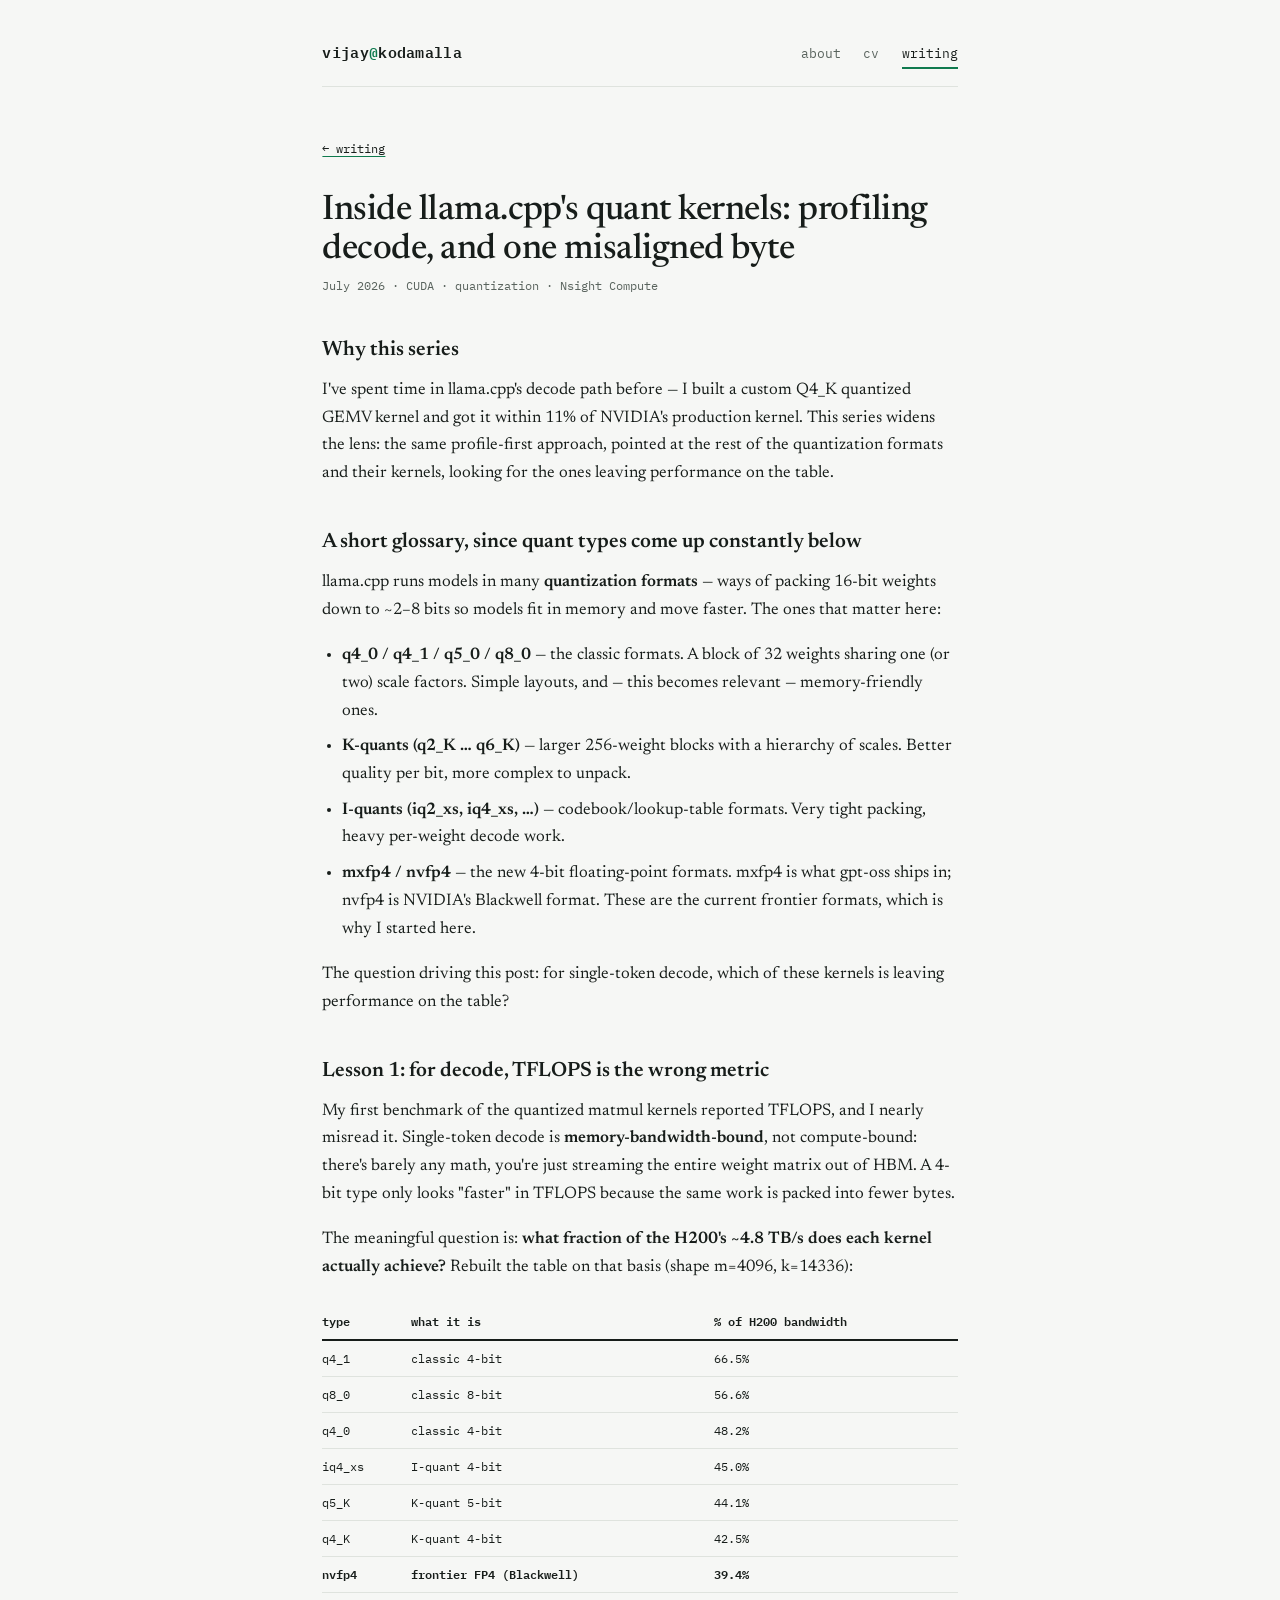
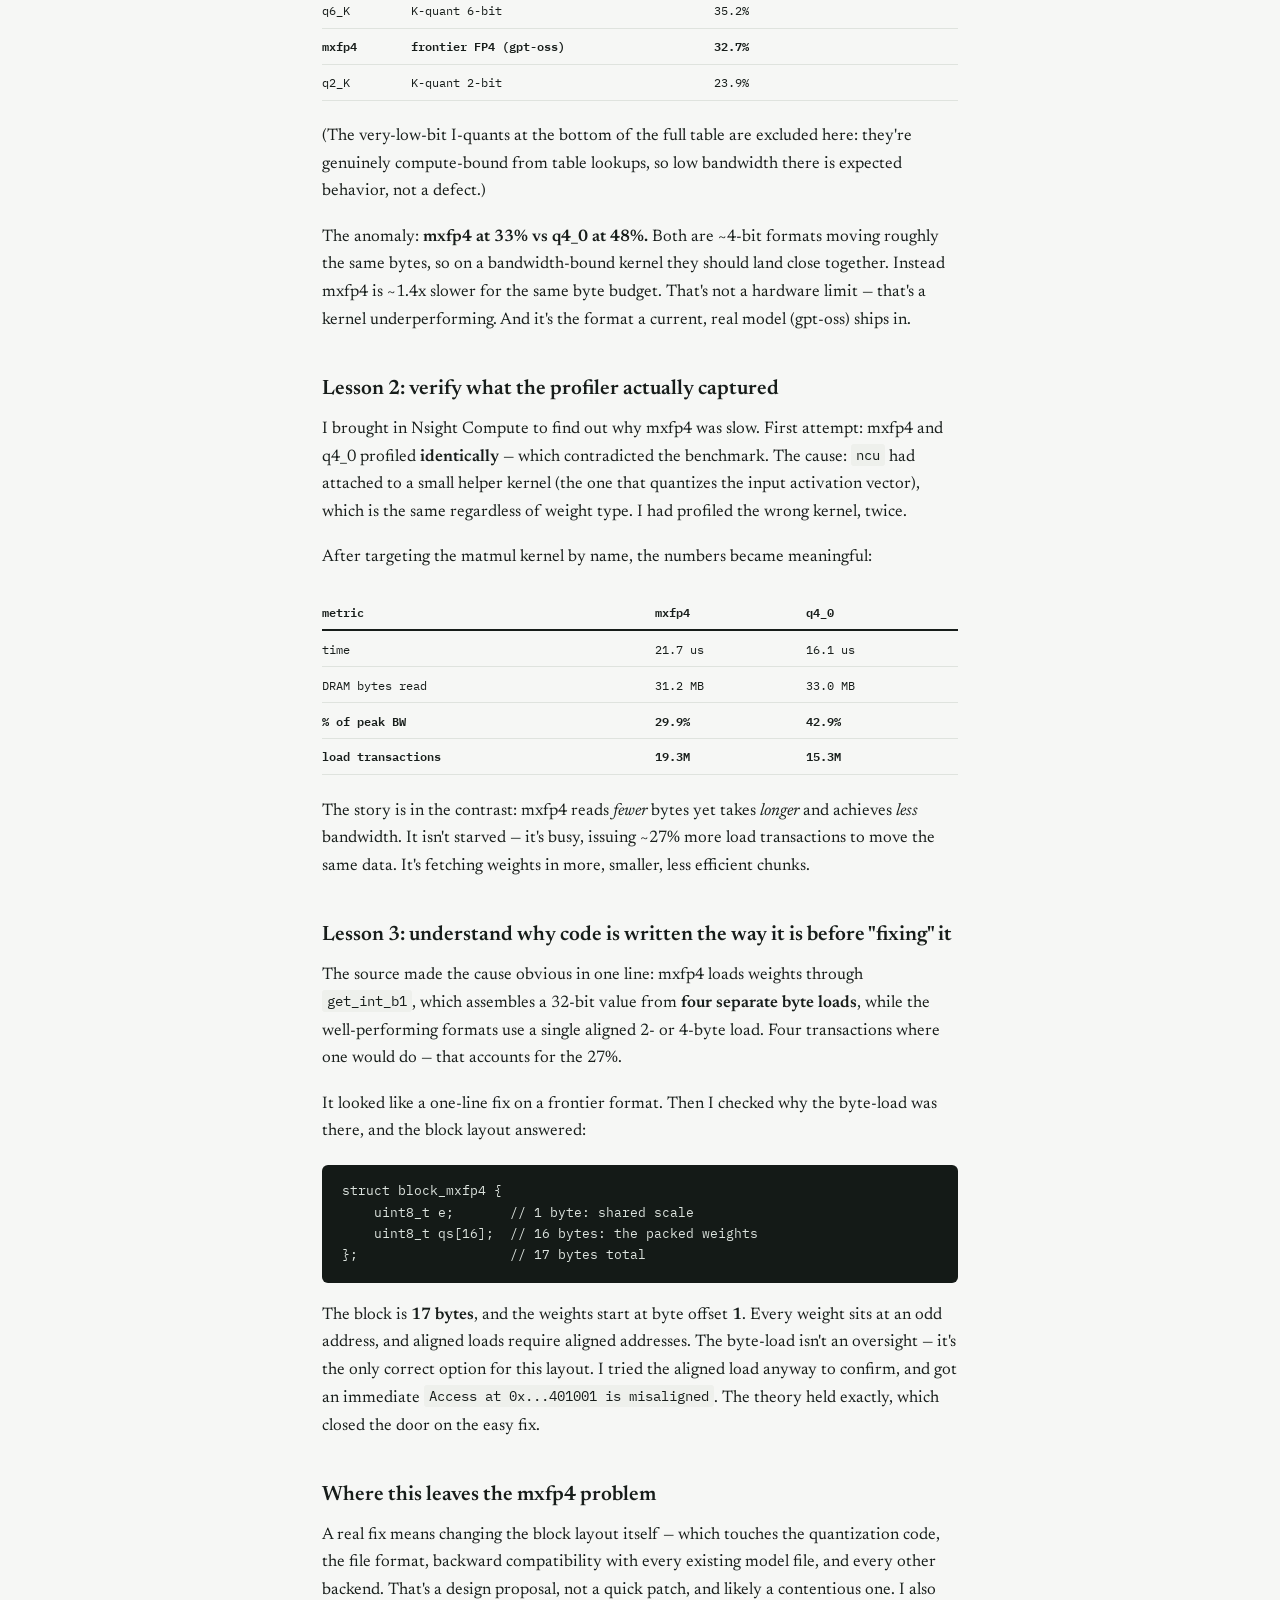
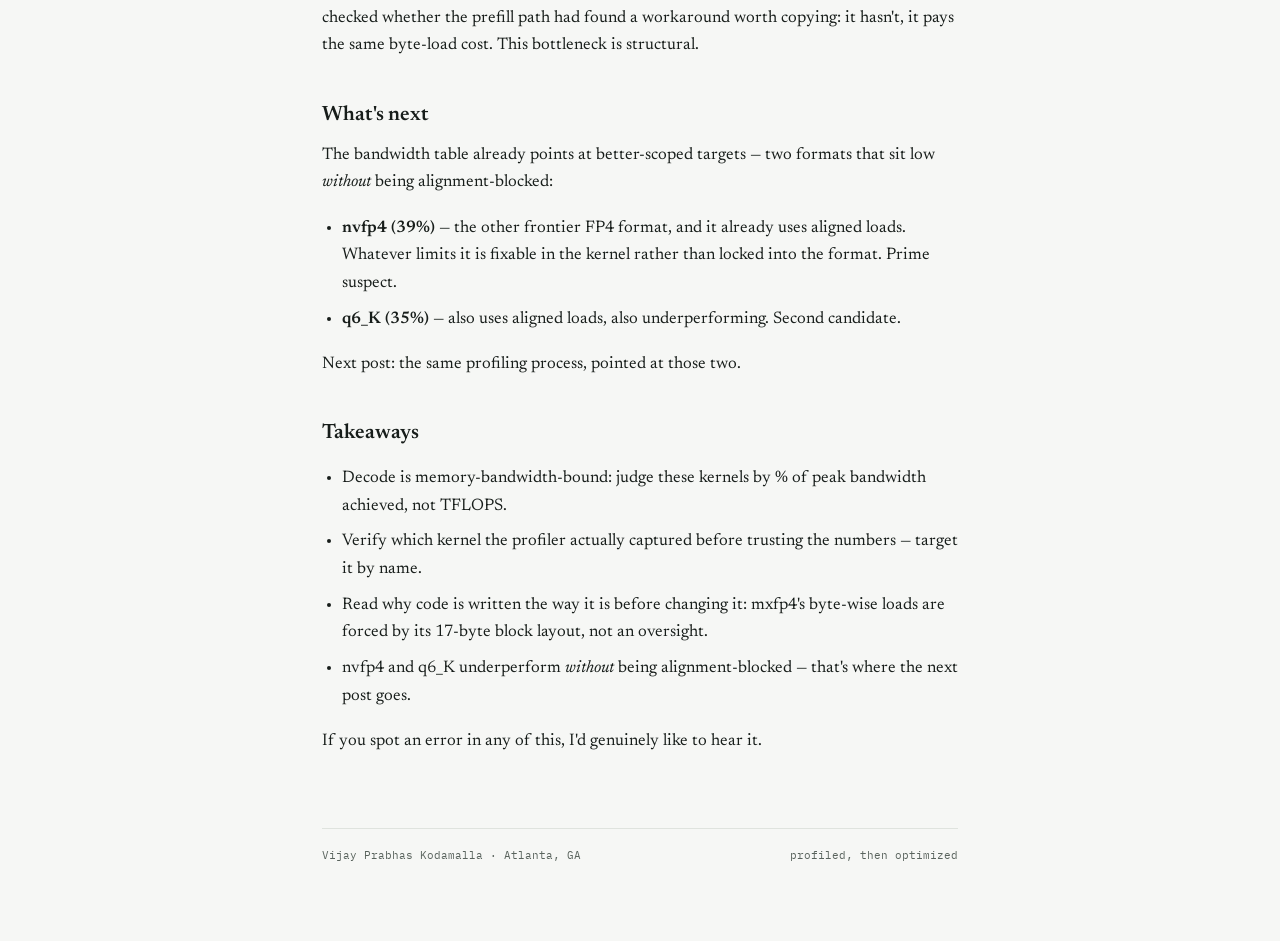
<file: writing/llamacpp-quant-kernels-decode.html>
<!DOCTYPE html>
<html lang="en">
<head>
<meta charset="utf-8">
<meta name="viewport" content="width=device-width, initial-scale=1.0">
<title>Inside llama.cpp's quant kernels — Vijay Kodamalla</title>
<meta name="description" content="Profiling llama.cpp's quantized decode kernels: why TFLOPS misleads for decode, an mxfp4 bandwidth anomaly, and the 17-byte block layout that blocks the one-line fix.">
<link rel="preconnect" href="https://fonts.googleapis.com">
<link rel="preconnect" href="https://fonts.gstatic.com" crossorigin>
<link href="https://fonts.googleapis.com/css2?family=Newsreader:ital,opsz,wght@0,6..72,400;0,6..72,500;0,6..72,600;1,6..72,400;1,6..72,500&family=IBM+Plex+Mono:wght@400;500;600&display=swap" rel="stylesheet">
<link rel="stylesheet" href="../styles.css">
</head>
<body>
<div class="page">

<header class="site">
  <a class="wordmark" href="../index.html">vijay<span>@</span>kodamalla</a>
  <nav class="site-nav" aria-label="Site">
    <a href="../index.html">about</a>
    <a href="../cv.html">cv</a>
    <a href="../writing.html" aria-current="page">writing</a>
  </nav>
</header>

<main>
<article class="post">
<a class="back-link" href="../writing.html">&larr; writing</a>
<h1>Inside llama.cpp's quant kernels: profiling decode, and one misaligned byte</h1>
<div class="post-meta">July 2026 · CUDA · quantization · Nsight Compute</div>
<h2>Why this series</h2>
<p>I've spent time in llama.cpp's decode path before — I built a custom Q4_K quantized GEMV kernel and got it within 11% of NVIDIA's production kernel. This series widens the lens: the same profile-first approach, pointed at the rest of the quantization formats and their kernels, looking for the ones leaving performance on the table.</p>
<h2>A short glossary, since quant types come up constantly below</h2>
<p>llama.cpp runs models in many <strong>quantization formats</strong> — ways of packing 16-bit weights down to ~2–8 bits so models fit in memory and move faster. The ones that matter here:</p>
<ul>
<li><strong>q4_0 / q4_1 / q5_0 / q8_0</strong> — the classic formats. A block of 32 weights sharing one (or two) scale factors. Simple layouts, and — this becomes relevant — memory-friendly ones.</li>
<li><strong>K-quants (q2_K … q6_K)</strong> — larger 256-weight blocks with a hierarchy of scales. Better quality per bit, more complex to unpack.</li>
<li><strong>I-quants (iq2_xs, iq4_xs, …)</strong> — codebook/lookup-table formats. Very tight packing, heavy per-weight decode work.</li>
<li><strong>mxfp4 / nvfp4</strong> — the new 4-bit floating-point formats. mxfp4 is what gpt-oss ships in; nvfp4 is NVIDIA's Blackwell format. These are the current frontier formats, which is why I started here.</li>
</ul>
<p>The question driving this post: for single-token decode, which of these kernels is leaving performance on the table?</p>
<h2>Lesson 1: for decode, TFLOPS is the wrong metric</h2>
<p>My first benchmark of the quantized matmul kernels reported TFLOPS, and I nearly misread it. Single-token decode is <strong>memory-bandwidth-bound</strong>, not compute-bound: there's barely any math, you're just streaming the entire weight matrix out of HBM. A 4-bit type only looks "faster" in TFLOPS because the same work is packed into fewer bytes.</p>
<p>The meaningful question is: <strong>what fraction of the H200's ~4.8 TB/s does each kernel actually achieve?</strong> Rebuilt the table on that basis (shape m=4096, k=14336):</p>
<table>
<thead>
<tr>
<th>type</th>
<th>what it is</th>
<th>% of H200 bandwidth</th>
</tr>
</thead>
<tbody>
<tr>
<td>q4_1</td>
<td>classic 4-bit</td>
<td>66.5%</td>
</tr>
<tr>
<td>q8_0</td>
<td>classic 8-bit</td>
<td>56.6%</td>
</tr>
<tr>
<td>q4_0</td>
<td>classic 4-bit</td>
<td>48.2%</td>
</tr>
<tr>
<td>iq4_xs</td>
<td>I-quant 4-bit</td>
<td>45.0%</td>
</tr>
<tr>
<td>q5_K</td>
<td>K-quant 5-bit</td>
<td>44.1%</td>
</tr>
<tr>
<td>q4_K</td>
<td>K-quant 4-bit</td>
<td>42.5%</td>
</tr>
<tr>
<td><strong>nvfp4</strong></td>
<td><strong>frontier FP4 (Blackwell)</strong></td>
<td><strong>39.4%</strong></td>
</tr>
<tr>
<td>q6_K</td>
<td>K-quant 6-bit</td>
<td>35.2%</td>
</tr>
<tr>
<td><strong>mxfp4</strong></td>
<td><strong>frontier FP4 (gpt-oss)</strong></td>
<td><strong>32.7%</strong></td>
</tr>
<tr>
<td>q2_K</td>
<td>K-quant 2-bit</td>
<td>23.9%</td>
</tr>
</tbody>
</table>
<p>(The very-low-bit I-quants at the bottom of the full table are excluded here: they're genuinely compute-bound from table lookups, so low bandwidth there is expected behavior, not a defect.)</p>
<p>The anomaly: <strong>mxfp4 at 33% vs q4_0 at 48%.</strong> Both are ~4-bit formats moving roughly the same bytes, so on a bandwidth-bound kernel they should land close together. Instead mxfp4 is ~1.4x slower for the same byte budget. That's not a hardware limit — that's a kernel underperforming. And it's the format a current, real model (gpt-oss) ships in.</p>
<h2>Lesson 2: verify what the profiler actually captured</h2>
<p>I brought in Nsight Compute to find out why mxfp4 was slow. First attempt: mxfp4 and q4_0 profiled <strong>identically</strong> — which contradicted the benchmark. The cause: <code>ncu</code> had attached to a small helper kernel (the one that quantizes the input activation vector), which is the same regardless of weight type. I had profiled the wrong kernel, twice.</p>
<p>After targeting the matmul kernel by name, the numbers became meaningful:</p>
<table>
<thead>
<tr>
<th>metric</th>
<th>mxfp4</th>
<th>q4_0</th>
</tr>
</thead>
<tbody>
<tr>
<td>time</td>
<td>21.7 us</td>
<td>16.1 us</td>
</tr>
<tr>
<td>DRAM bytes read</td>
<td>31.2 MB</td>
<td>33.0 MB</td>
</tr>
<tr>
<td><strong>% of peak BW</strong></td>
<td><strong>29.9%</strong></td>
<td><strong>42.9%</strong></td>
</tr>
<tr>
<td><strong>load transactions</strong></td>
<td><strong>19.3M</strong></td>
<td><strong>15.3M</strong></td>
</tr>
</tbody>
</table>
<p>The story is in the contrast: mxfp4 reads <em>fewer</em> bytes yet takes <em>longer</em> and achieves <em>less</em> bandwidth. It isn't starved — it's busy, issuing ~27% more load transactions to move the same data. It's fetching weights in more, smaller, less efficient chunks.</p>
<h2>Lesson 3: understand why code is written the way it is before "fixing" it</h2>
<p>The source made the cause obvious in one line: mxfp4 loads weights through <code>get_int_b1</code>, which assembles a 32-bit value from <strong>four separate byte loads</strong>, while the well-performing formats use a single aligned 2- or 4-byte load. Four transactions where one would do — that accounts for the 27%.</p>
<p>It looked like a one-line fix on a frontier format. Then I checked why the byte-load was there, and the block layout answered:</p>
<pre><code class="language-c">struct block_mxfp4 {
    uint8_t e;       // 1 byte: shared scale
    uint8_t qs[16];  // 16 bytes: the packed weights
};                   // 17 bytes total
</code></pre>
<p>The block is <strong>17 bytes</strong>, and the weights start at byte offset <strong>1</strong>. Every weight sits at an odd address, and aligned loads require aligned addresses. The byte-load isn't an oversight — it's the only correct option for this layout. I tried the aligned load anyway to confirm, and got an immediate <code>Access at 0x...401001 is misaligned</code>. The theory held exactly, which closed the door on the easy fix.</p>
<h2>Where this leaves the mxfp4 problem</h2>
<p>A real fix means changing the block layout itself — which touches the quantization code, the file format, backward compatibility with every existing model file, and every other backend. That's a design proposal, not a quick patch, and likely a contentious one. I also checked whether the prefill path had found a workaround worth copying: it hasn't, it pays the same byte-load cost. This bottleneck is structural.</p>
<h2>What's next</h2>
<p>The bandwidth table already points at better-scoped targets — two formats that sit low <em>without</em> being alignment-blocked:</p>
<ul>
<li><strong>nvfp4 (39%)</strong> — the other frontier FP4 format, and it already uses aligned loads. Whatever limits it is fixable in the kernel rather than locked into the format. Prime suspect.</li>
<li><strong>q6_K (35%)</strong> — also uses aligned loads, also underperforming. Second candidate.</li>
</ul>
<p>Next post: the same profiling process, pointed at those two.</p>
<h2>Takeaways</h2>
<ul>
<li>Decode is memory-bandwidth-bound: judge these kernels by % of peak bandwidth achieved, not TFLOPS.</li>
<li>Verify which kernel the profiler actually captured before trusting the numbers — target it by name.</li>
<li>Read why code is written the way it is before changing it: mxfp4's byte-wise loads are forced by its 17-byte block layout, not an oversight.</li>
<li>nvfp4 and q6_K underperform <em>without</em> being alignment-blocked — that's where the next post goes.</li>
</ul>
<p>If you spot an error in any of this, I'd genuinely like to hear it.</p>
</article>
</main>

<footer class="site">
  <span>Vijay Prabhas Kodamalla · Atlanta, GA</span>
  <span>profiled, then optimized</span>
</footer>

</div>
</body>
</html>
</file>
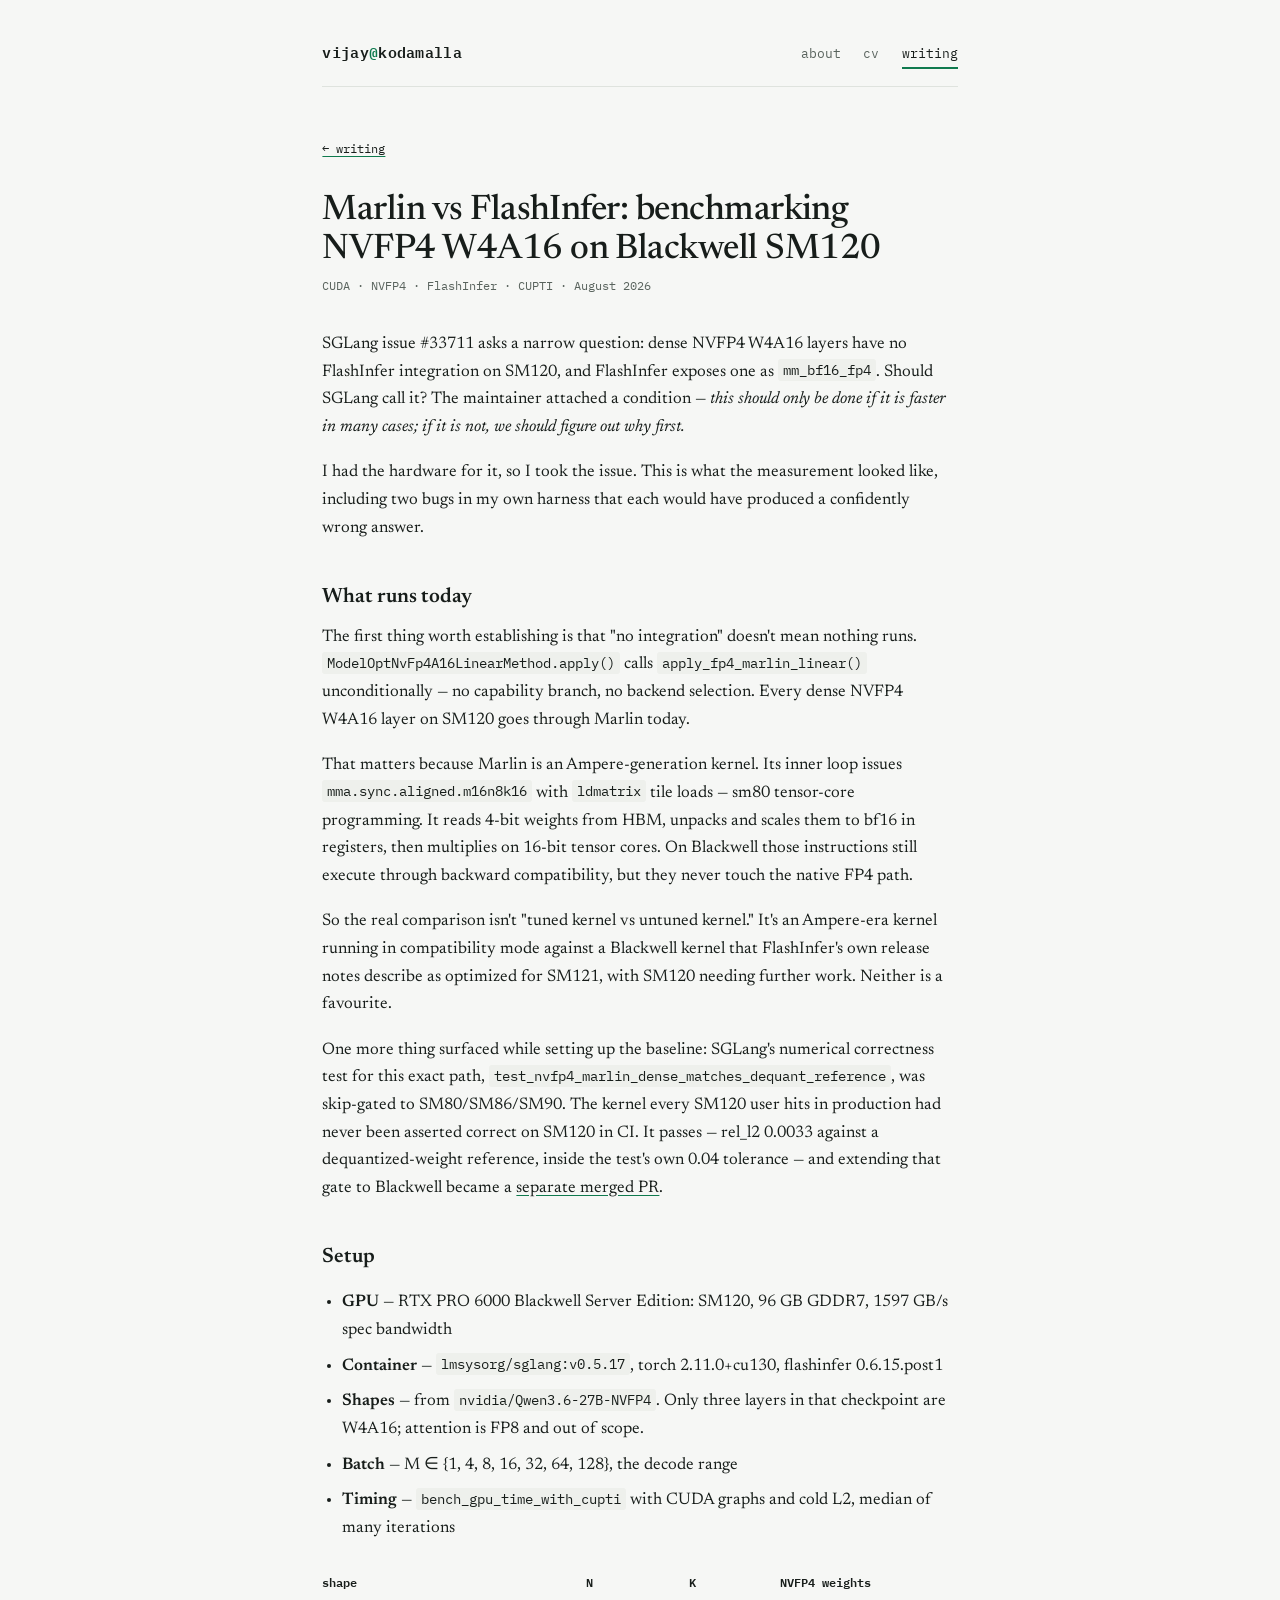
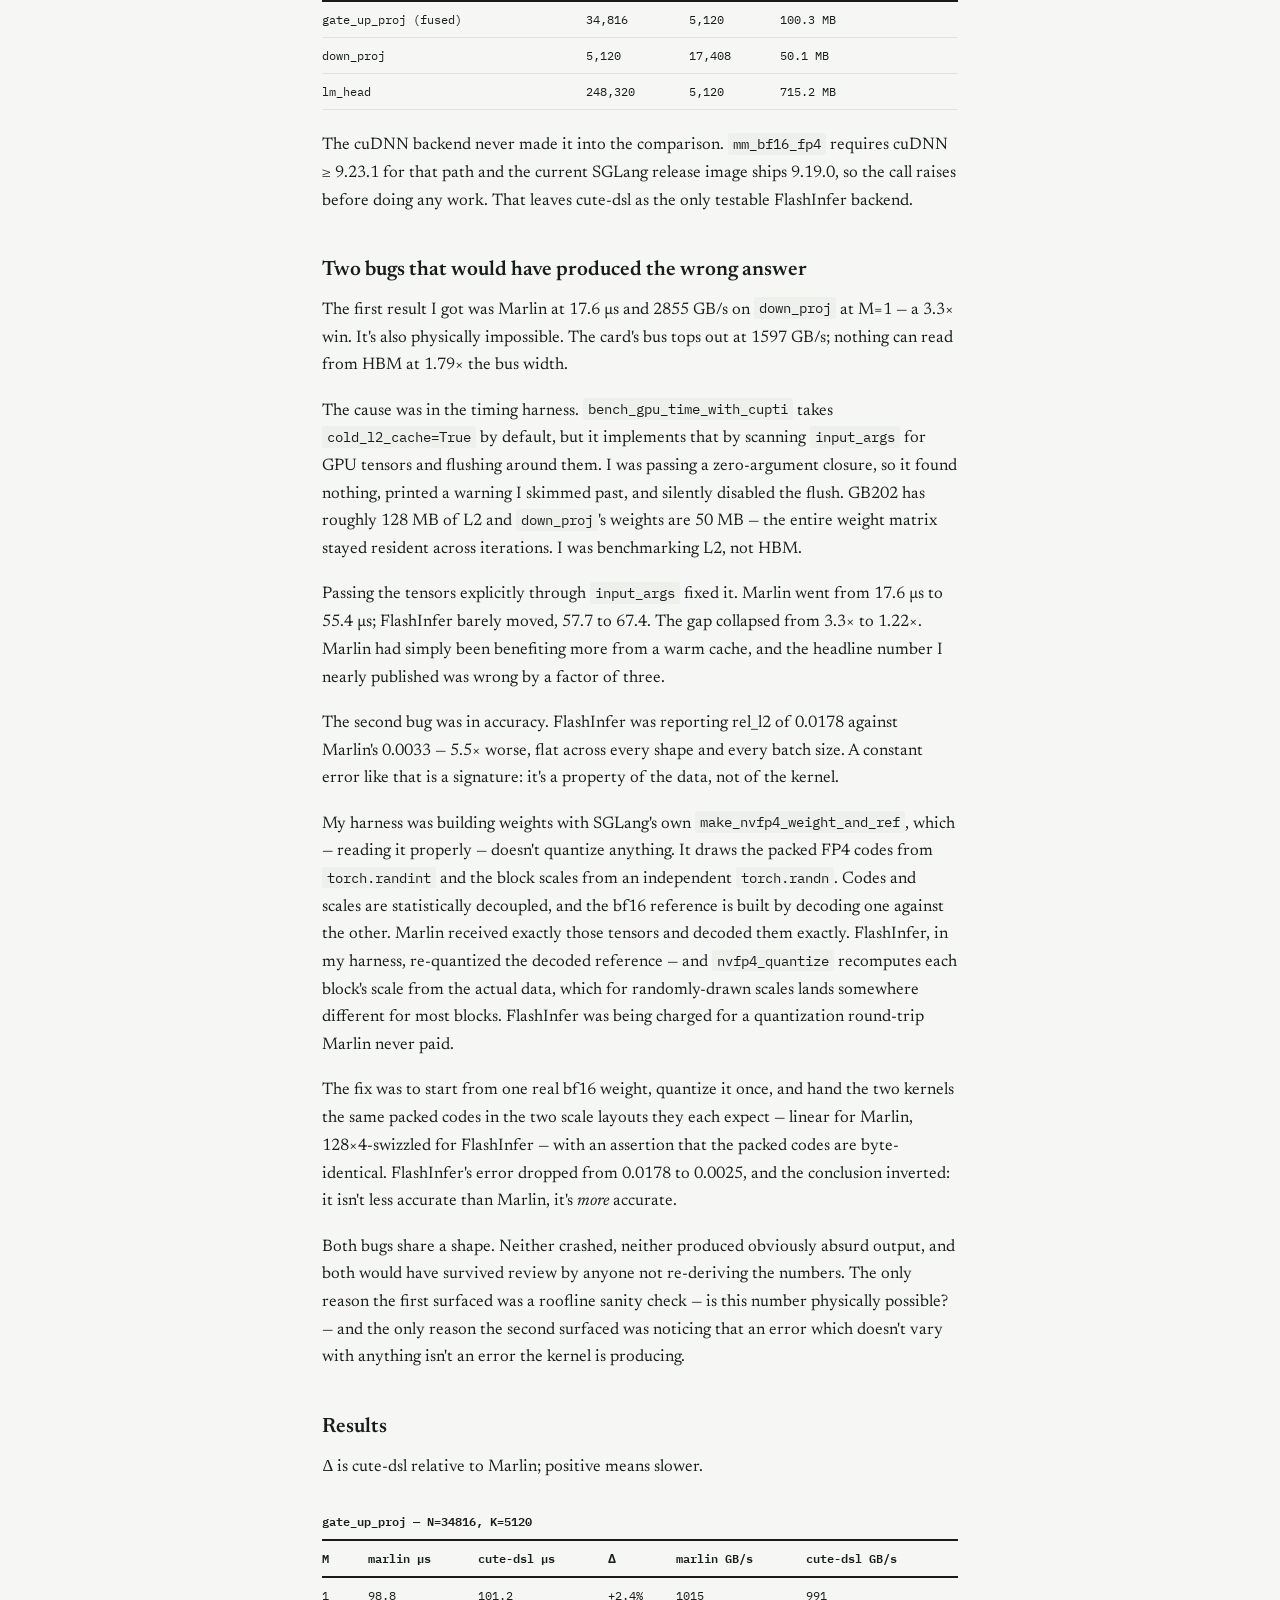
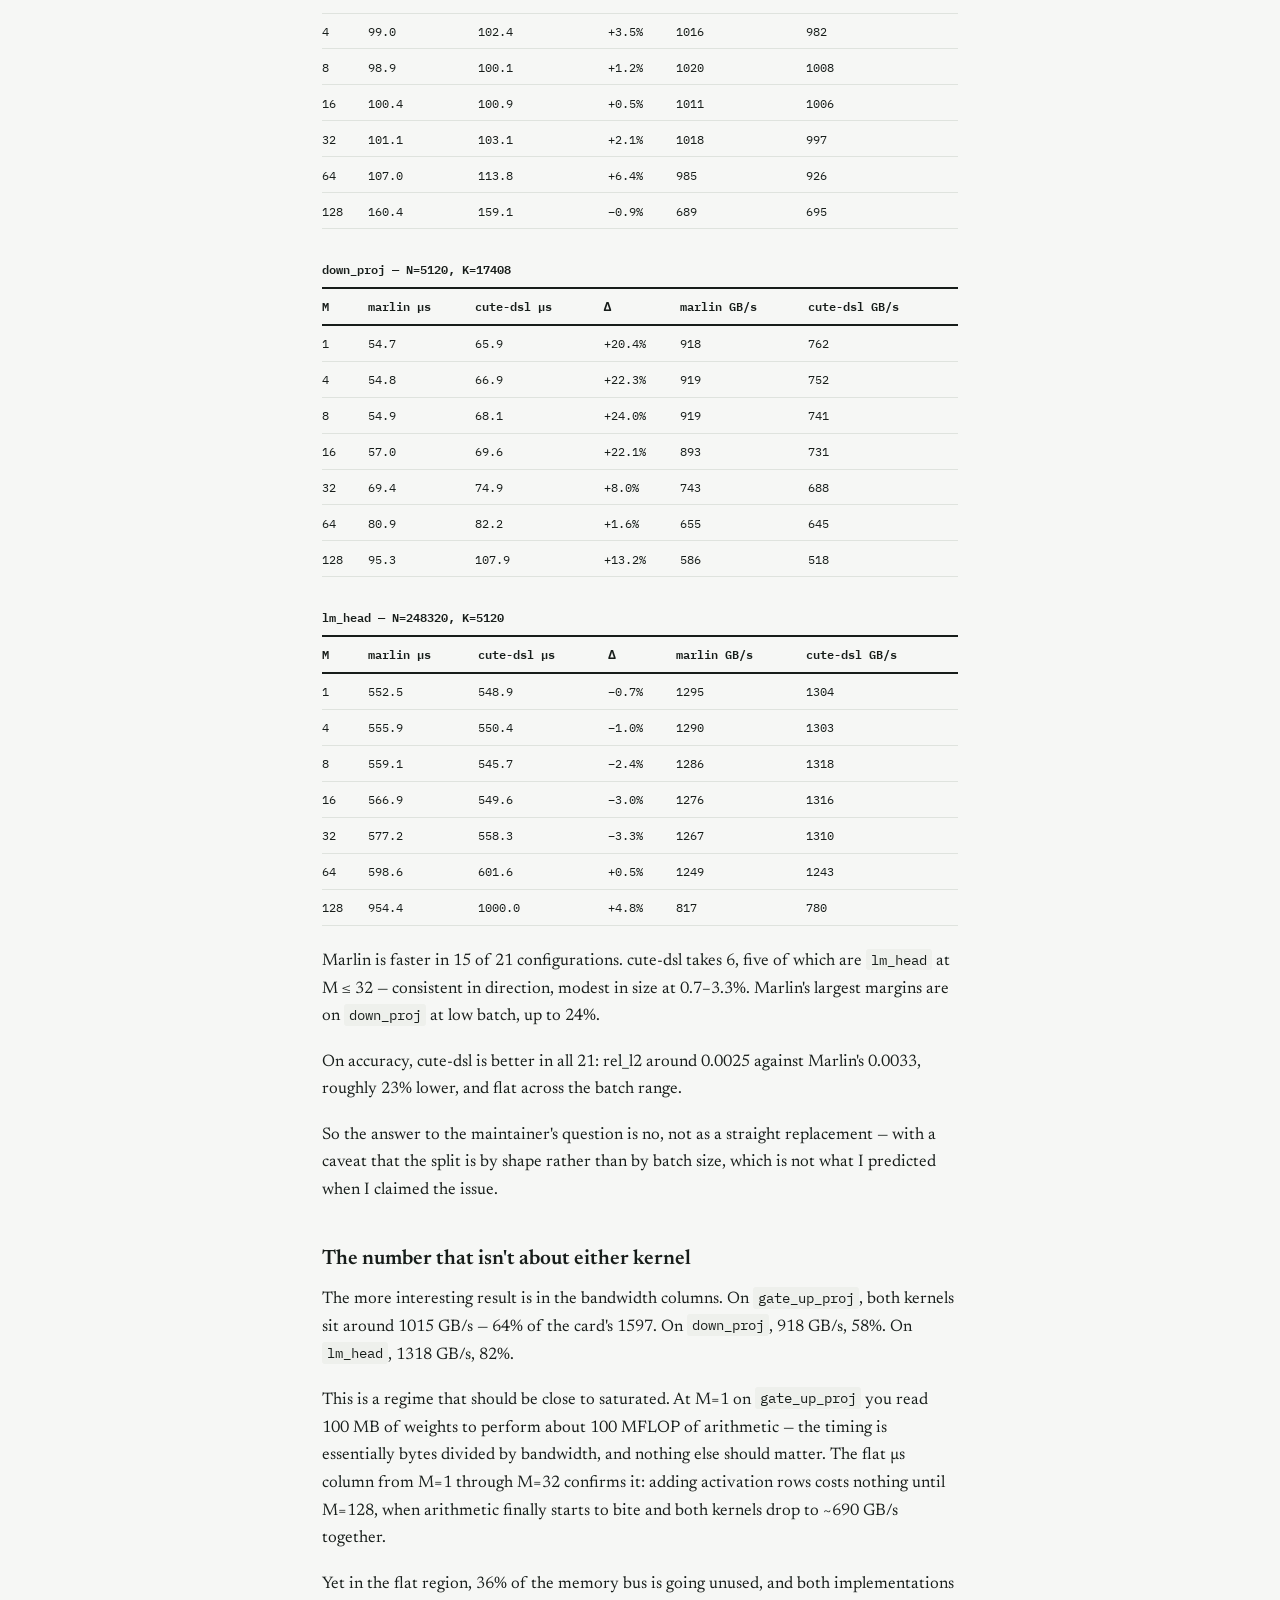
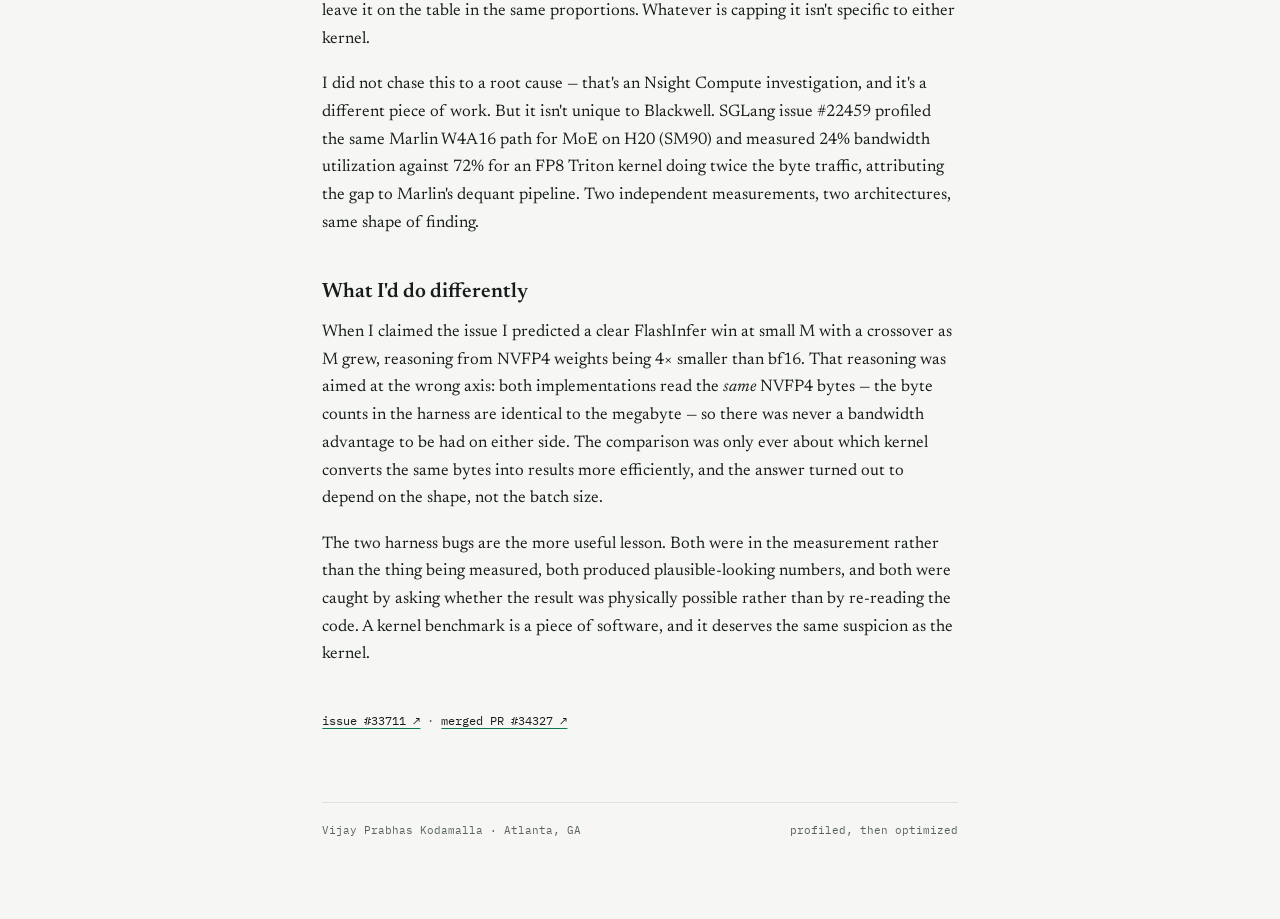
<file: writing/sglang-nvfp4-w4a16-sm120.html>
<!DOCTYPE html>
<html lang="en">
<head>
<meta charset="utf-8">
<meta name="viewport" content="width=device-width, initial-scale=1.0">
<title>Marlin vs FlashInfer: benchmarking NVFP4 W4A16 on Blackwell SM120 — Vijay Kodamalla</title>
<meta name="description" content="Benchmarking two NVFP4 W4A16 GEMM kernels on an RTX PRO 6000 Blackwell for SGLang — and two measurement bugs that would have produced the wrong answer.">
<link rel="preconnect" href="https://fonts.googleapis.com">
<link rel="preconnect" href="https://fonts.gstatic.com" crossorigin>
<link href="https://fonts.googleapis.com/css2?family=Newsreader:ital,opsz,wght@0,6..72,400;0,6..72,500;0,6..72,600;1,6..72,400;1,6..72,500&family=IBM+Plex+Mono:wght@400;500;600&display=swap" rel="stylesheet">
<link rel="stylesheet" href="../styles.css">
</head>
<body>
<div class="page">

<header class="site">
  <a class="wordmark" href="../index.html">vijay<span>@</span>kodamalla</a>
  <nav class="site-nav" aria-label="Site">
    <a href="../index.html">about</a>
    <a href="../cv.html">cv</a>
    <a href="../writing.html" aria-current="page">writing</a>
  </nav>
</header>

<main>
<article class="post">

  <a class="back-link" href="../writing.html">← writing</a>

  <h1>Marlin vs FlashInfer: benchmarking NVFP4 W4A16 on Blackwell SM120</h1>
  <div class="post-meta">CUDA · NVFP4 · FlashInfer · CUPTI · August 2026</div>

  <p>SGLang issue #33711 asks a narrow question: dense NVFP4 W4A16 layers have no FlashInfer integration on SM120, and FlashInfer exposes one as <code>mm_bf16_fp4</code>. Should SGLang call it? The maintainer attached a condition — <em>this should only be done if it is faster in many cases; if it is not, we should figure out why first.</em></p>

  <p>I had the hardware for it, so I took the issue. This is what the measurement looked like, including two bugs in my own harness that each would have produced a confidently wrong answer.</p>

  <h2>What runs today</h2>

  <p>The first thing worth establishing is that "no integration" doesn't mean nothing runs. <code>ModelOptNvFp4A16LinearMethod.apply()</code> calls <code>apply_fp4_marlin_linear()</code> unconditionally — no capability branch, no backend selection. Every dense NVFP4 W4A16 layer on SM120 goes through Marlin today.</p>

  <p>That matters because Marlin is an Ampere-generation kernel. Its inner loop issues <code>mma.sync.aligned.m16n8k16</code> with <code>ldmatrix</code> tile loads — sm80 tensor-core programming. It reads 4-bit weights from HBM, unpacks and scales them to bf16 in registers, then multiplies on 16-bit tensor cores. On Blackwell those instructions still execute through backward compatibility, but they never touch the native FP4 path.</p>

  <p>So the real comparison isn't "tuned kernel vs untuned kernel." It's an Ampere-era kernel running in compatibility mode against a Blackwell kernel that FlashInfer's own release notes describe as optimized for SM121, with SM120 needing further work. Neither is a favourite.</p>

  <p>One more thing surfaced while setting up the baseline: SGLang's numerical correctness test for this exact path, <code>test_nvfp4_marlin_dense_matches_dequant_reference</code>, was skip-gated to SM80/SM86/SM90. The kernel every SM120 user hits in production had never been asserted correct on SM120 in CI. It passes — rel_l2 0.0033 against a dequantized-weight reference, inside the test's own 0.04 tolerance — and extending that gate to Blackwell became a <a href="https://github.com/sgl-project/sglang/pull/34327">separate merged PR</a>.</p>

  <h2>Setup</h2>

  <ul>
    <li><strong>GPU</strong> — RTX PRO 6000 Blackwell Server Edition: SM120, 96 GB GDDR7, 1597 GB/s spec bandwidth</li>
    <li><strong>Container</strong> — <code>lmsysorg/sglang:v0.5.17</code>, torch 2.11.0+cu130, flashinfer 0.6.15.post1</li>
    <li><strong>Shapes</strong> — from <code>nvidia/Qwen3.6-27B-NVFP4</code>. Only three layers in that checkpoint are W4A16; attention is FP8 and out of scope.</li>
    <li><strong>Batch</strong> — M ∈ {1, 4, 8, 16, 32, 64, 128}, the decode range</li>
    <li><strong>Timing</strong> — <code>bench_gpu_time_with_cupti</code> with CUDA graphs and cold L2, median of many iterations</li>
  </ul>

  <table>
    <thead><tr><th>shape</th><th>N</th><th>K</th><th>NVFP4 weights</th></tr></thead>
    <tbody>
      <tr><td>gate_up_proj (fused)</td><td>34,816</td><td>5,120</td><td>100.3 MB</td></tr>
      <tr><td>down_proj</td><td>5,120</td><td>17,408</td><td>50.1 MB</td></tr>
      <tr><td>lm_head</td><td>248,320</td><td>5,120</td><td>715.2 MB</td></tr>
    </tbody>
  </table>

  <p>The cuDNN backend never made it into the comparison. <code>mm_bf16_fp4</code> requires cuDNN ≥ 9.23.1 for that path and the current SGLang release image ships 9.19.0, so the call raises before doing any work. That leaves cute-dsl as the only testable FlashInfer backend.</p>

  <h2>Two bugs that would have produced the wrong answer</h2>

  <p>The first result I got was Marlin at 17.6 µs and 2855 GB/s on <code>down_proj</code> at M=1 — a 3.3× win. It's also physically impossible. The card's bus tops out at 1597 GB/s; nothing can read from HBM at 1.79× the bus width.</p>

  <p>The cause was in the timing harness. <code>bench_gpu_time_with_cupti</code> takes <code>cold_l2_cache=True</code> by default, but it implements that by scanning <code>input_args</code> for GPU tensors and flushing around them. I was passing a zero-argument closure, so it found nothing, printed a warning I skimmed past, and silently disabled the flush. GB202 has roughly 128 MB of L2 and <code>down_proj</code>'s weights are 50 MB — the entire weight matrix stayed resident across iterations. I was benchmarking L2, not HBM.</p>

  <p>Passing the tensors explicitly through <code>input_args</code> fixed it. Marlin went from 17.6 µs to 55.4 µs; FlashInfer barely moved, 57.7 to 67.4. The gap collapsed from 3.3× to 1.22×. Marlin had simply been benefiting more from a warm cache, and the headline number I nearly published was wrong by a factor of three.</p>

  <p>The second bug was in accuracy. FlashInfer was reporting rel_l2 of 0.0178 against Marlin's 0.0033 — 5.5× worse, flat across every shape and every batch size. A constant error like that is a signature: it's a property of the data, not of the kernel.</p>

  <p>My harness was building weights with SGLang's own <code>make_nvfp4_weight_and_ref</code>, which — reading it properly — doesn't quantize anything. It draws the packed FP4 codes from <code>torch.randint</code> and the block scales from an independent <code>torch.randn</code>. Codes and scales are statistically decoupled, and the bf16 reference is built by decoding one against the other. Marlin received exactly those tensors and decoded them exactly. FlashInfer, in my harness, re-quantized the decoded reference — and <code>nvfp4_quantize</code> recomputes each block's scale from the actual data, which for randomly-drawn scales lands somewhere different for most blocks. FlashInfer was being charged for a quantization round-trip Marlin never paid.</p>

  <p>The fix was to start from one real bf16 weight, quantize it once, and hand the two kernels the same packed codes in the two scale layouts they each expect — linear for Marlin, 128×4-swizzled for FlashInfer — with an assertion that the packed codes are byte-identical. FlashInfer's error dropped from 0.0178 to 0.0025, and the conclusion inverted: it isn't less accurate than Marlin, it's <em>more</em> accurate.</p>

  <p>Both bugs share a shape. Neither crashed, neither produced obviously absurd output, and both would have survived review by anyone not re-deriving the numbers. The only reason the first surfaced was a roofline sanity check — is this number physically possible? — and the only reason the second surfaced was noticing that an error which doesn't vary with anything isn't an error the kernel is producing.</p>

  <h2>Results</h2>

  <p>Δ is cute-dsl relative to Marlin; positive means slower.</p>

  <table>
    <thead><tr><th colspan="6">gate_up_proj — N=34816, K=5120</th></tr>
    <tr><th>M</th><th>marlin µs</th><th>cute-dsl µs</th><th>Δ</th><th>marlin GB/s</th><th>cute-dsl GB/s</th></tr></thead>
    <tbody>
      <tr><td>1</td><td>98.8</td><td>101.2</td><td>+2.4%</td><td>1015</td><td>991</td></tr>
      <tr><td>4</td><td>99.0</td><td>102.4</td><td>+3.5%</td><td>1016</td><td>982</td></tr>
      <tr><td>8</td><td>98.9</td><td>100.1</td><td>+1.2%</td><td>1020</td><td>1008</td></tr>
      <tr><td>16</td><td>100.4</td><td>100.9</td><td>+0.5%</td><td>1011</td><td>1006</td></tr>
      <tr><td>32</td><td>101.1</td><td>103.1</td><td>+2.1%</td><td>1018</td><td>997</td></tr>
      <tr><td>64</td><td>107.0</td><td>113.8</td><td>+6.4%</td><td>985</td><td>926</td></tr>
      <tr><td>128</td><td>160.4</td><td>159.1</td><td>−0.9%</td><td>689</td><td>695</td></tr>
    </tbody>
  </table>

  <table>
    <thead><tr><th colspan="6">down_proj — N=5120, K=17408</th></tr>
    <tr><th>M</th><th>marlin µs</th><th>cute-dsl µs</th><th>Δ</th><th>marlin GB/s</th><th>cute-dsl GB/s</th></tr></thead>
    <tbody>
      <tr><td>1</td><td>54.7</td><td>65.9</td><td>+20.4%</td><td>918</td><td>762</td></tr>
      <tr><td>4</td><td>54.8</td><td>66.9</td><td>+22.3%</td><td>919</td><td>752</td></tr>
      <tr><td>8</td><td>54.9</td><td>68.1</td><td>+24.0%</td><td>919</td><td>741</td></tr>
      <tr><td>16</td><td>57.0</td><td>69.6</td><td>+22.1%</td><td>893</td><td>731</td></tr>
      <tr><td>32</td><td>69.4</td><td>74.9</td><td>+8.0%</td><td>743</td><td>688</td></tr>
      <tr><td>64</td><td>80.9</td><td>82.2</td><td>+1.6%</td><td>655</td><td>645</td></tr>
      <tr><td>128</td><td>95.3</td><td>107.9</td><td>+13.2%</td><td>586</td><td>518</td></tr>
    </tbody>
  </table>

  <table>
    <thead><tr><th colspan="6">lm_head — N=248320, K=5120</th></tr>
    <tr><th>M</th><th>marlin µs</th><th>cute-dsl µs</th><th>Δ</th><th>marlin GB/s</th><th>cute-dsl GB/s</th></tr></thead>
    <tbody>
      <tr><td>1</td><td>552.5</td><td>548.9</td><td>−0.7%</td><td>1295</td><td>1304</td></tr>
      <tr><td>4</td><td>555.9</td><td>550.4</td><td>−1.0%</td><td>1290</td><td>1303</td></tr>
      <tr><td>8</td><td>559.1</td><td>545.7</td><td>−2.4%</td><td>1286</td><td>1318</td></tr>
      <tr><td>16</td><td>566.9</td><td>549.6</td><td>−3.0%</td><td>1276</td><td>1316</td></tr>
      <tr><td>32</td><td>577.2</td><td>558.3</td><td>−3.3%</td><td>1267</td><td>1310</td></tr>
      <tr><td>64</td><td>598.6</td><td>601.6</td><td>+0.5%</td><td>1249</td><td>1243</td></tr>
      <tr><td>128</td><td>954.4</td><td>1000.0</td><td>+4.8%</td><td>817</td><td>780</td></tr>
    </tbody>
  </table>

  <p>Marlin is faster in 15 of 21 configurations. cute-dsl takes 6, five of which are <code>lm_head</code> at M ≤ 32 — consistent in direction, modest in size at 0.7–3.3%. Marlin's largest margins are on <code>down_proj</code> at low batch, up to 24%.</p>

  <p>On accuracy, cute-dsl is better in all 21: rel_l2 around 0.0025 against Marlin's 0.0033, roughly 23% lower, and flat across the batch range.</p>

  <p>So the answer to the maintainer's question is no, not as a straight replacement — with a caveat that the split is by shape rather than by batch size, which is not what I predicted when I claimed the issue.</p>

  <h2>The number that isn't about either kernel</h2>

  <p>The more interesting result is in the bandwidth columns. On <code>gate_up_proj</code>, both kernels sit around 1015 GB/s — 64% of the card's 1597. On <code>down_proj</code>, 918 GB/s, 58%. On <code>lm_head</code>, 1318 GB/s, 82%.</p>

  <p>This is a regime that should be close to saturated. At M=1 on <code>gate_up_proj</code> you read 100 MB of weights to perform about 100 MFLOP of arithmetic — the timing is essentially bytes divided by bandwidth, and nothing else should matter. The flat µs column from M=1 through M=32 confirms it: adding activation rows costs nothing until M=128, when arithmetic finally starts to bite and both kernels drop to ~690 GB/s together.</p>

  <p>Yet in the flat region, 36% of the memory bus is going unused, and both implementations leave it on the table in the same proportions. Whatever is capping it isn't specific to either kernel.</p>

  <p>I did not chase this to a root cause — that's an Nsight Compute investigation, and it's a different piece of work. But it isn't unique to Blackwell. SGLang issue #22459 profiled the same Marlin W4A16 path for MoE on H20 (SM90) and measured 24% bandwidth utilization against 72% for an FP8 Triton kernel doing twice the byte traffic, attributing the gap to Marlin's dequant pipeline. Two independent measurements, two architectures, same shape of finding.</p>

  <h2>What I'd do differently</h2>

  <p>When I claimed the issue I predicted a clear FlashInfer win at small M with a crossover as M grew, reasoning from NVFP4 weights being 4× smaller than bf16. That reasoning was aimed at the wrong axis: both implementations read the <em>same</em> NVFP4 bytes — the byte counts in the harness are identical to the megabyte — so there was never a bandwidth advantage to be had on either side. The comparison was only ever about which kernel converts the same bytes into results more efficiently, and the answer turned out to depend on the shape, not the batch size.</p>

  <p>The two harness bugs are the more useful lesson. Both were in the measurement rather than the thing being measured, both produced plausible-looking numbers, and both were caught by asking whether the result was physically possible rather than by re-reading the code. A kernel benchmark is a piece of software, and it deserves the same suspicion as the kernel.</p>

  <div class="post-meta" style="margin-top:2.6rem">
    <a href="https://github.com/sgl-project/sglang/issues/33711">issue #33711 ↗</a> ·
    <a href="https://github.com/sgl-project/sglang/pull/34327">merged PR #34327 ↗</a>
  </div>

</article>
</main>

<footer class="site">
  <span>Vijay Prabhas Kodamalla · Atlanta, GA</span>
  <span>profiled, then optimized</span>
</footer>

</div>
</body>
</html>
</file>
<file: styles.css>
/* ---------------------------------------------------------
   Vijay Kodamalla — personal site
   Palette
     paper    #F6F7F5   cool graph-paper white
     ink      #171D1A   near-black green-tinted ink
     muted    #59635D   secondary text
     kernel   #0F7A4E   profiler "kernel track" green (accent)
     stall    #B4741F   "before" / stall amber
     hairline #DFE3DE   rules and borders
   Type
     Newsreader      — body & display (research-notebook serif)
     IBM Plex Mono   — nav, labels, metrics (profiler vernacular)
   --------------------------------------------------------- */

:root {
  --paper: #f6f7f5;
  --ink: #171d1a;
  --muted: #59635d;
  --kernel: #0f7a4e;
  --stall: #b4741f;
  --hairline: #dfe3de;
  --mono: "IBM Plex Mono", ui-monospace, "SF Mono", Menlo, monospace;
  --serif: "Newsreader", Georgia, "Times New Roman", serif;
}

* { box-sizing: border-box; }

html { scroll-behavior: smooth; }

body {
  margin: 0;
  background: var(--paper);
  color: var(--ink);
  font-family: var(--serif);
  font-size: 1.1rem;
  line-height: 1.65;
  font-weight: 400;
  -webkit-font-smoothing: antialiased;
}

.page {
  max-width: 680px;
  margin: 0 auto;
  padding: 2.5rem 1.4rem 5rem;
}

/* ----- nav ----- */
header.site {
  display: flex;
  align-items: baseline;
  justify-content: space-between;
  gap: 1rem;
  flex-wrap: wrap;
  padding-bottom: 1.1rem;
  border-bottom: 1px solid var(--hairline);
  margin-bottom: 3rem;
}

.wordmark {
  font-family: var(--mono);
  font-size: 0.95rem;
  font-weight: 600;
  letter-spacing: 0.02em;
  color: var(--ink);
  text-decoration: none;
}

.wordmark span { color: var(--kernel); }

nav.site-nav {
  display: flex;
  gap: 1.4rem;
  font-family: var(--mono);
  font-size: 0.82rem;
}

nav.site-nav a {
  color: var(--muted);
  text-decoration: none;
  padding-bottom: 2px;
}

nav.site-nav a:hover { color: var(--ink); }

nav.site-nav a[aria-current="page"] {
  color: var(--ink);
  border-bottom: 2px solid var(--kernel);
}

/* ----- portrait ----- */
.portrait {
  float: right;
  width: 156px;
  height: 156px;
  object-fit: cover;
  border-radius: 50%;
  border: 1px solid var(--hairline);
  margin: 0.2rem 0 1rem 1.6rem;
  background: #ececea;
}

@media (max-width: 520px) {
  .portrait {
    float: none;
    display: block;
    width: 124px;
    height: 124px;
    margin: 0 0 1.2rem;
  }
}

/* ----- type ----- */
h1 {
  font-family: var(--serif);
  font-weight: 500;
  font-size: clamp(2rem, 6vw, 2.7rem);
  line-height: 1.12;
  letter-spacing: -0.015em;
  margin: 0 0 1.2rem;
}

h1 em {
  font-style: italic;
  color: var(--kernel);
}

.eyebrow {
  font-family: var(--mono);
  font-size: 0.72rem;
  font-weight: 500;
  letter-spacing: 0.14em;
  text-transform: uppercase;
  color: var(--muted);
  margin: 3.2rem 0 1.1rem;
  display: flex;
  align-items: center;
  gap: 0.75rem;
}

.eyebrow::after {
  content: "";
  flex: 1;
  height: 1px;
  background: var(--hairline);
}

p { margin: 0 0 1.1rem; }

a { color: var(--ink); text-decoration-color: var(--kernel); text-underline-offset: 3px; }
a:hover { color: var(--kernel); }

strong { font-weight: 600; }

.muted { color: var(--muted); }

/* ----- "currently" line ----- */
.now {
  font-family: var(--mono);
  font-size: 0.78rem;
  color: var(--muted);
  display: flex;
  align-items: center;
  gap: 0.55rem;
  margin: 0 0 1.3rem;
}

.now a { color: var(--ink); }

.now-dot {
  flex: none;
  width: 7px;
  height: 7px;
  border-radius: 50%;
  background: var(--kernel);
  box-shadow: 0 0 0 3px rgba(15, 122, 78, 0.15);
}

/* ----- silicon chips ----- */
.silicon {
  list-style: none;
  padding: 0;
  margin: 1.4rem 0 0;
  display: flex;
  flex-wrap: wrap;
  gap: 0.5rem;
  clear: both;
}

.silicon li {
  font-family: var(--mono);
  font-size: 0.72rem;
  letter-spacing: 0.03em;
  color: var(--ink);
  border: 1px solid var(--hairline);
  border-left: 3px solid var(--kernel);
  border-radius: 3px;
  background: #fdfdfc;
  padding: 0.25rem 0.6rem;
}

.item code {
  font-family: var(--mono);
  font-size: 0.85em;
  background: #eef0ec;
  padding: 0.05em 0.3em;
  border-radius: 3px;
}

/* ----- signature: measured strip (profiler bars) ----- */
.measured {
  border: 1px solid var(--hairline);
  border-radius: 6px;
  background: #fdfdfc;
  padding: 1.2rem 1.3rem 1.05rem;
  margin: 2rem 0 0.4rem;
}

.measured-caption {
  font-family: var(--mono);
  font-size: 0.7rem;
  letter-spacing: 0.12em;
  text-transform: uppercase;
  color: var(--muted);
  margin-bottom: 1rem;
}

.metric { margin-bottom: 1rem; }
.metric:last-child { margin-bottom: 0.2rem; }

.metric-label {
  display: flex;
  justify-content: space-between;
  gap: 1rem;
  font-family: var(--mono);
  font-size: 0.78rem;
  color: var(--ink);
  margin-bottom: 0.35rem;
}

.metric-label .value { color: var(--kernel); font-weight: 600; white-space: nowrap; }

.track {
  position: relative;
  height: 9px;
  border-radius: 2px;
  background: repeating-linear-gradient(
    90deg,
    #ececea 0 6px,
    #f3f3f1 6px 12px
  );
  overflow: hidden;
}

.bar {
  position: absolute;
  inset: 0 auto 0 0;
  border-radius: 2px;
  background: var(--kernel);
  width: 0;
  animation: grow 0.9s ease-out forwards;
}

.bar.before { background: var(--stall); opacity: 0.85; }

@keyframes grow { to { width: var(--w); } }

@media (prefers-reduced-motion: reduce) {
  .bar { animation: none; width: var(--w); }
  html { scroll-behavior: auto; }
}

.measured-footnote {
  font-family: var(--mono);
  font-size: 0.68rem;
  color: var(--muted);
  margin-top: 0.9rem;
}

/* ----- project / writing lists ----- */
.item { margin-bottom: 1.9rem; }

.item h3 {
  font-family: var(--serif);
  font-weight: 600;
  font-size: 1.15rem;
  margin: 0 0 0.25rem;
  line-height: 1.3;
}

.item h3 a { text-decoration: none; border-bottom: 1px solid var(--hairline); }
.item h3 a:hover { border-bottom-color: var(--kernel); }

.item .meta {
  font-family: var(--mono);
  font-size: 0.72rem;
  color: var(--muted);
  letter-spacing: 0.04em;
  margin-bottom: 0.4rem;
}

.item p { margin: 0; font-size: 1.02rem; }

.item .links {
  font-family: var(--mono);
  font-size: 0.76rem;
  margin-top: 0.45rem;
}

.item .links a { color: var(--kernel); text-decoration: none; margin-right: 1.1rem; }
.item .links a:hover { text-decoration: underline; }

/* ----- CV ----- */
.cv-entry { margin-bottom: 2.2rem; }

.cv-entry h3 {
  font-weight: 600;
  font-size: 1.15rem;
  margin: 0;
}

.cv-entry .org {
  font-size: 1.02rem;
  color: var(--ink);
  margin: 0.1rem 0 0;
}

.cv-entry .when {
  font-family: var(--mono);
  font-size: 0.74rem;
  color: var(--muted);
  margin: 0.2rem 0 0.6rem;
}

.cv-entry ul {
  margin: 0.4rem 0 0;
  padding-left: 1.15rem;
}

.cv-entry li { margin-bottom: 0.45rem; font-size: 1.0rem; }

.skills dt {
  font-family: var(--mono);
  font-size: 0.74rem;
  letter-spacing: 0.06em;
  text-transform: uppercase;
  color: var(--muted);
  margin-top: 0.9rem;
}

.skills dd { margin: 0.2rem 0 0; font-size: 1.0rem; }

/* ----- contact ----- */
.hello {
  font-family: var(--mono);
  font-size: 0.85rem;
  display: flex;
  gap: 1.6rem;
  flex-wrap: wrap;
}

.hello a { color: var(--ink); text-decoration: none; border-bottom: 1px solid var(--kernel); padding-bottom: 1px; }
.hello a:hover { color: var(--kernel); }

/* ----- article (blog posts) ----- */
article.post h1 {
  font-size: clamp(1.7rem, 5vw, 2.2rem);
  margin-bottom: 0.4rem;
}

article.post .post-meta {
  font-family: var(--mono);
  font-size: 0.74rem;
  color: var(--muted);
  margin-bottom: 2.2rem;
}

article.post h2 {
  font-family: var(--serif);
  font-weight: 600;
  font-size: 1.3rem;
  margin: 2.6rem 0 0.8rem;
  line-height: 1.3;
}

article.post p, article.post li { font-size: 1.05rem; }

article.post ul { padding-left: 1.2rem; }
article.post li { margin-bottom: 0.5rem; }

article.post code {
  font-family: var(--mono);
  font-size: 0.85em;
  background: #eef0ec;
  padding: 0.1em 0.35em;
  border-radius: 3px;
}

article.post pre {
  background: #141a17;
  color: #dce3de;
  border-radius: 6px;
  padding: 1rem 1.2rem;
  overflow-x: auto;
  font-size: 0.82rem;
  line-height: 1.55;
  margin: 1.2rem 0;
}

article.post pre code {
  background: none;
  padding: 0;
  color: inherit;
  font-size: inherit;
}

article.post table {
  width: 100%;
  border-collapse: collapse;
  font-family: var(--mono);
  font-size: 0.78rem;
  margin: 1.4rem 0;
}

/* ----- article extras: figures, equations, callouts ----- */
article.post figure {
  margin: 1.8rem 0;
}

article.post figure img {
  width: 100%;
  height: auto;
  display: block;
  border: 1px solid var(--hairline);
  border-radius: 6px;
  background: #fdfdfc;
}

article.post figcaption {
  font-family: var(--mono);
  font-size: 0.72rem;
  color: var(--muted);
  margin-top: 0.55rem;
  line-height: 1.5;
}

article.post .eq {
  font-family: var(--mono);
  font-size: 0.88rem;
  color: var(--ink);
  background: #fdfdfc;
  border-left: 2px solid var(--kernel);
  padding: 0.75rem 1rem;
  margin: 1.2rem 0;
  overflow-x: auto;
}

article.post .eq .rhs { color: var(--kernel); }

article.post h3 {
  font-family: var(--serif);
  font-weight: 600;
  font-size: 1.08rem;
  margin: 2rem 0 0.6rem;
}

article.post .lede {
  font-size: 1.12rem;
  color: var(--muted);
  margin-bottom: 2rem;
}

article.post th {
  text-align: left;
  font-weight: 600;
  border-bottom: 2px solid var(--ink);
  padding: 0.45rem 0.6rem 0.45rem 0;
}

article.post td {
  border-bottom: 1px solid var(--hairline);
  padding: 0.45rem 0.6rem 0.45rem 0;
  vertical-align: top;
}

article.post .back-link {
  font-family: var(--mono);
  font-size: 0.78rem;
  display: inline-block;
  margin-bottom: 2rem;
}

/* ----- footer ----- */
footer.site {
  margin-top: 4.5rem;
  padding-top: 1.1rem;
  border-top: 1px solid var(--hairline);
  font-family: var(--mono);
  font-size: 0.7rem;
  color: var(--muted);
  display: flex;
  justify-content: space-between;
  gap: 1rem;
  flex-wrap: wrap;
}

/* focus visibility */
a:focus-visible {
  outline: 2px solid var(--kernel);
  outline-offset: 3px;
  border-radius: 2px;
}

@media (max-width: 520px) {
  body { font-size: 1.03rem; }
  nav.site-nav { gap: 1rem; }
}
</file>
